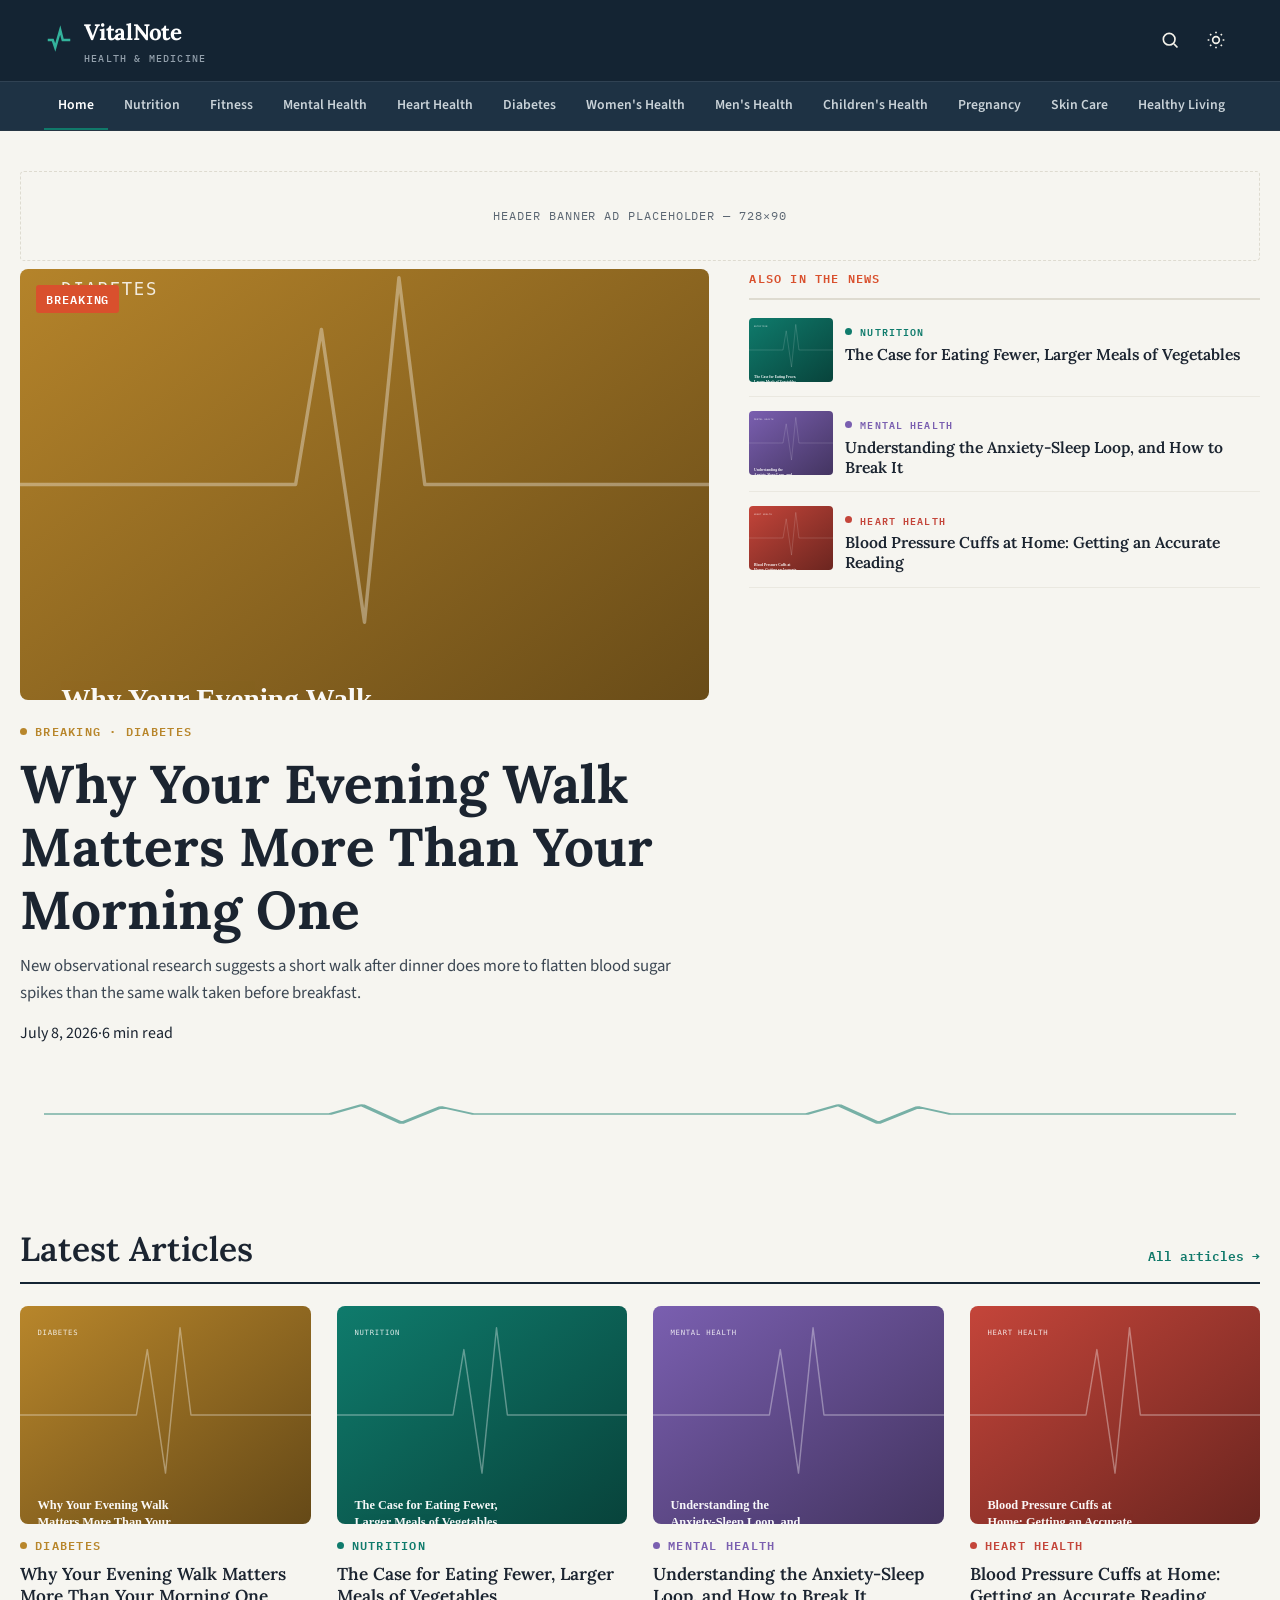
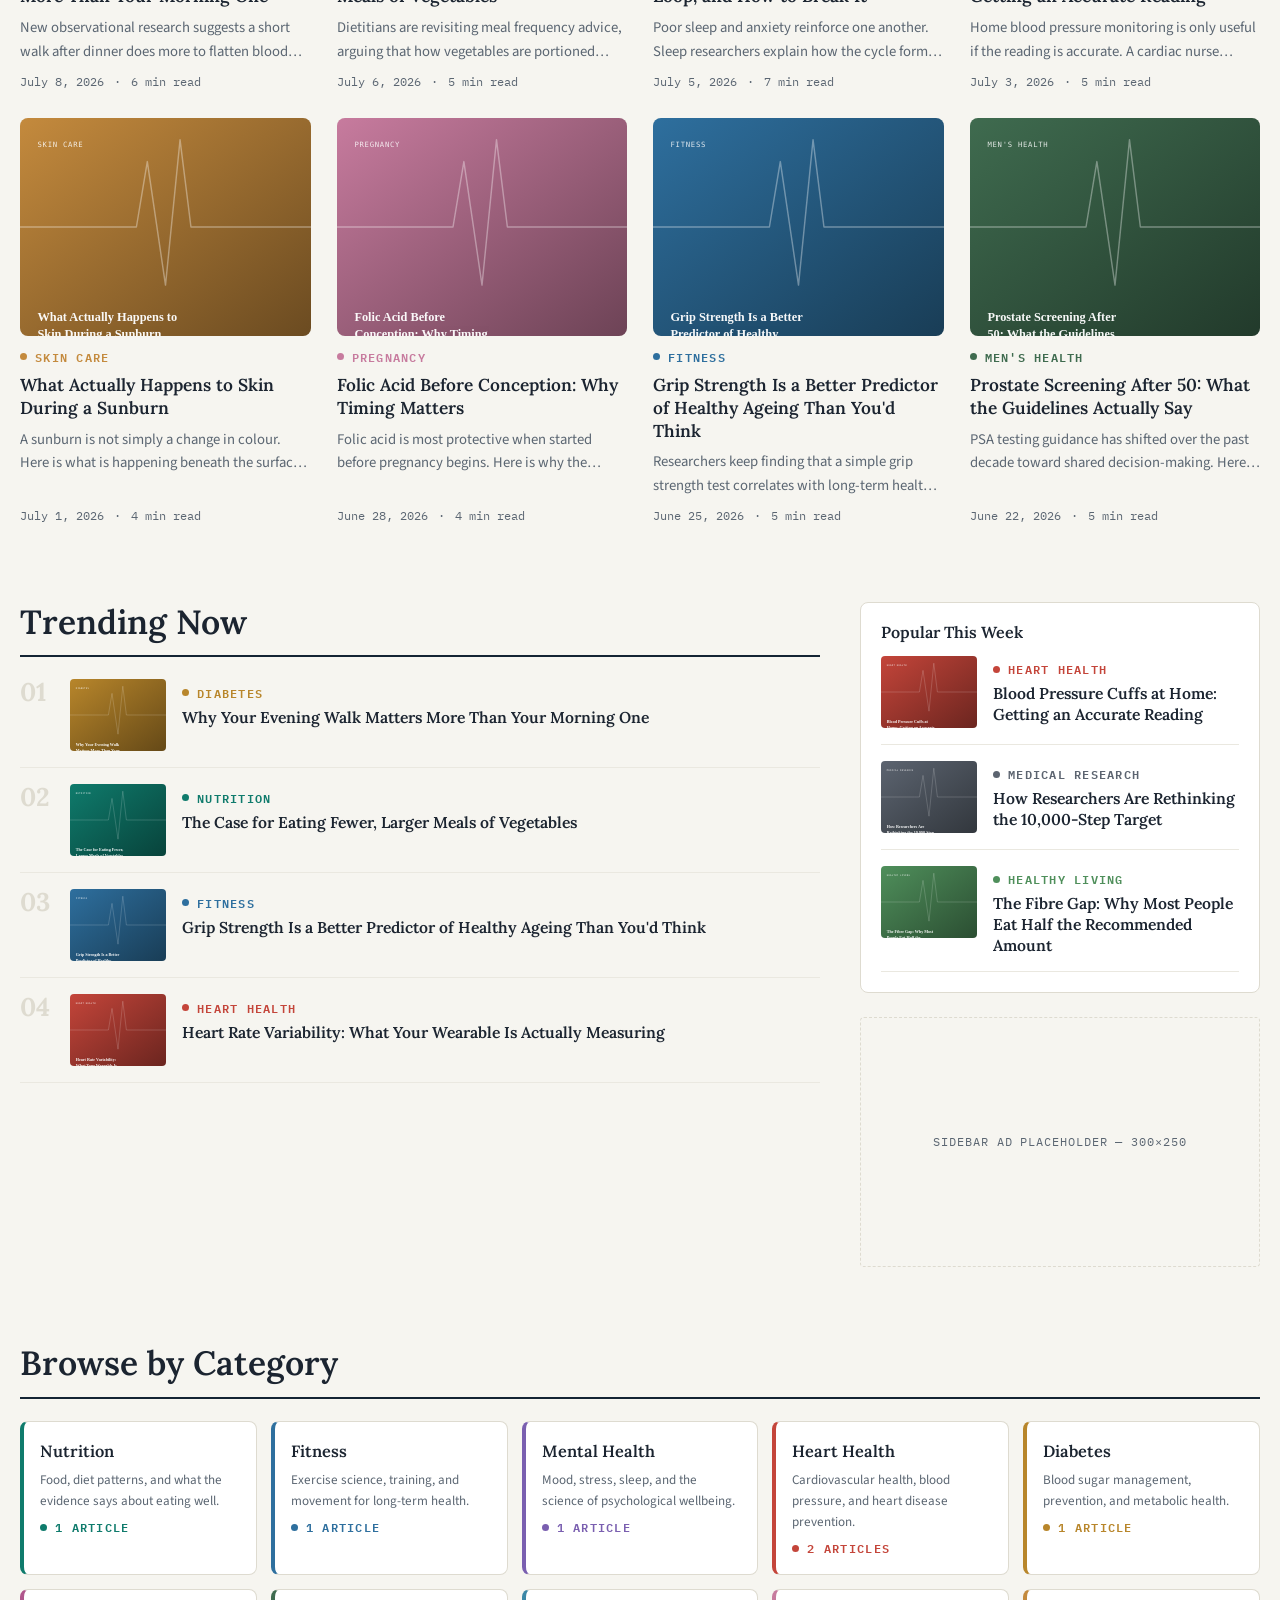
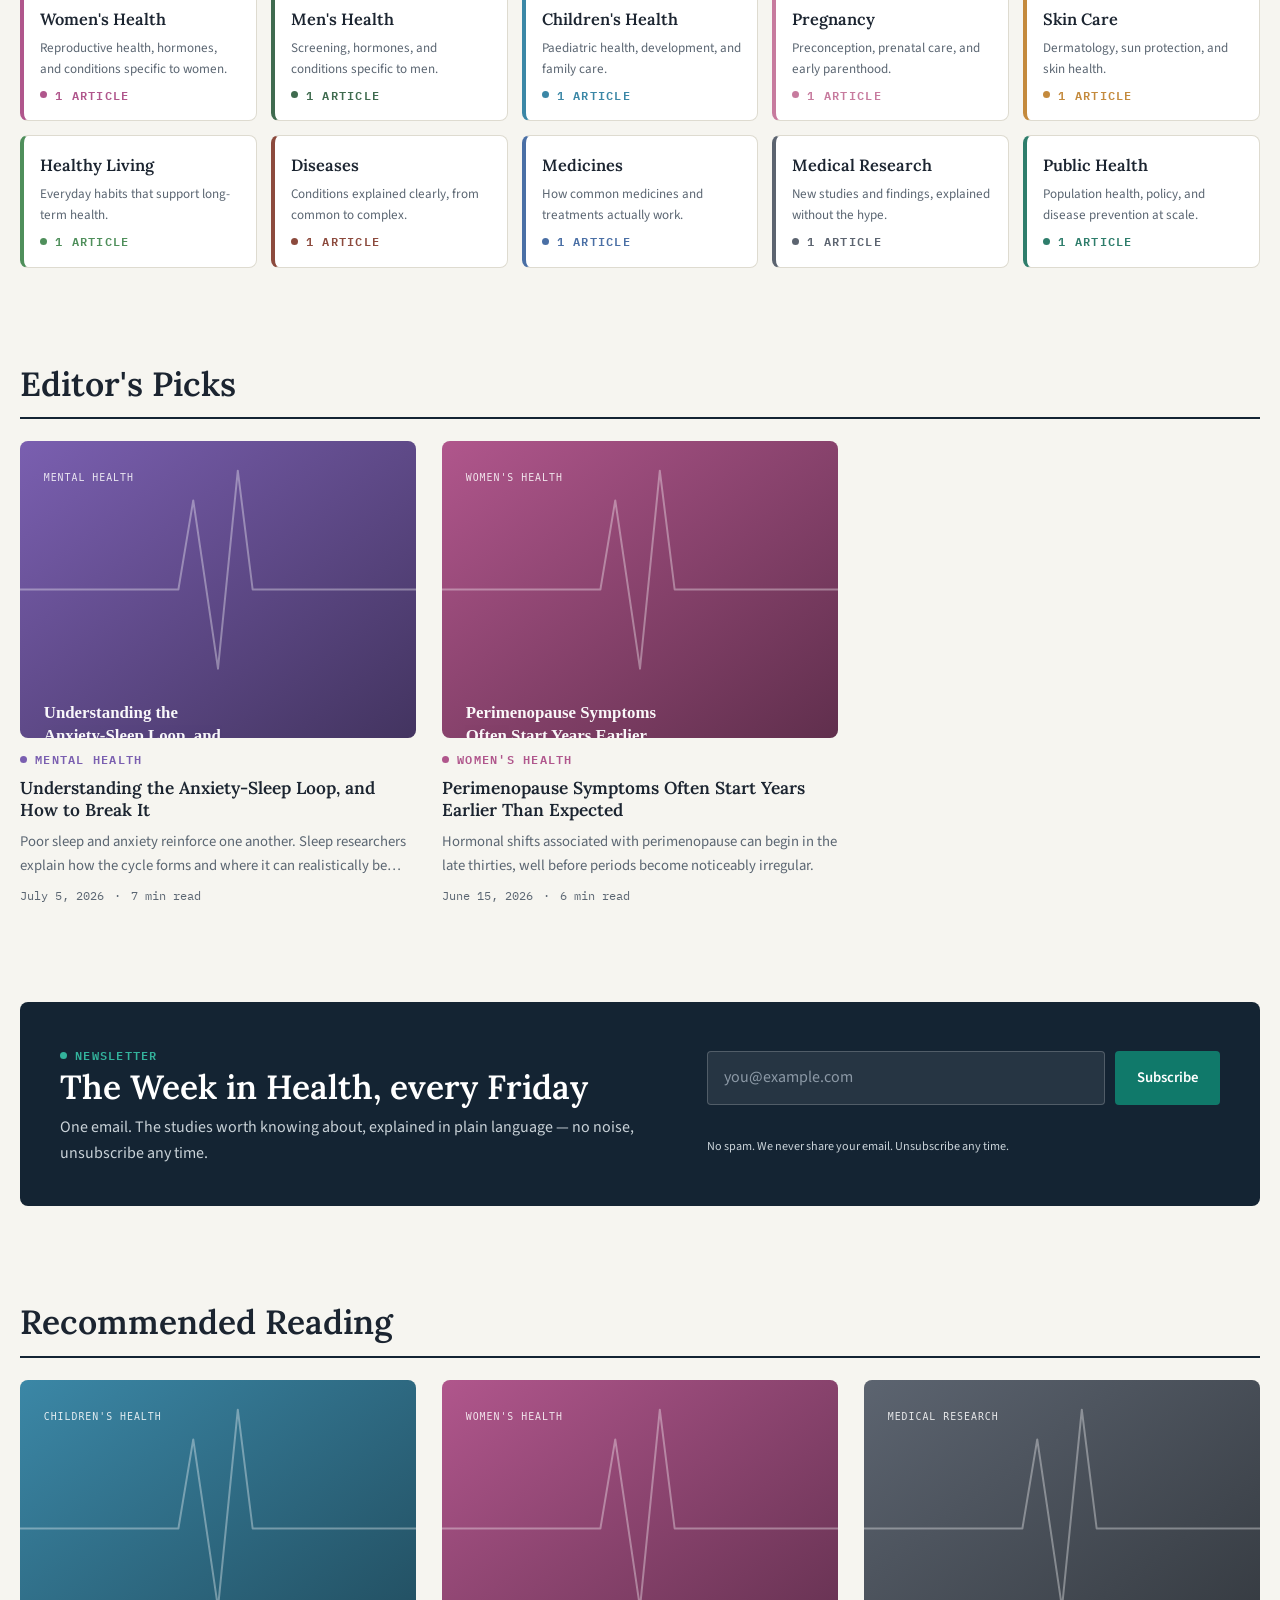
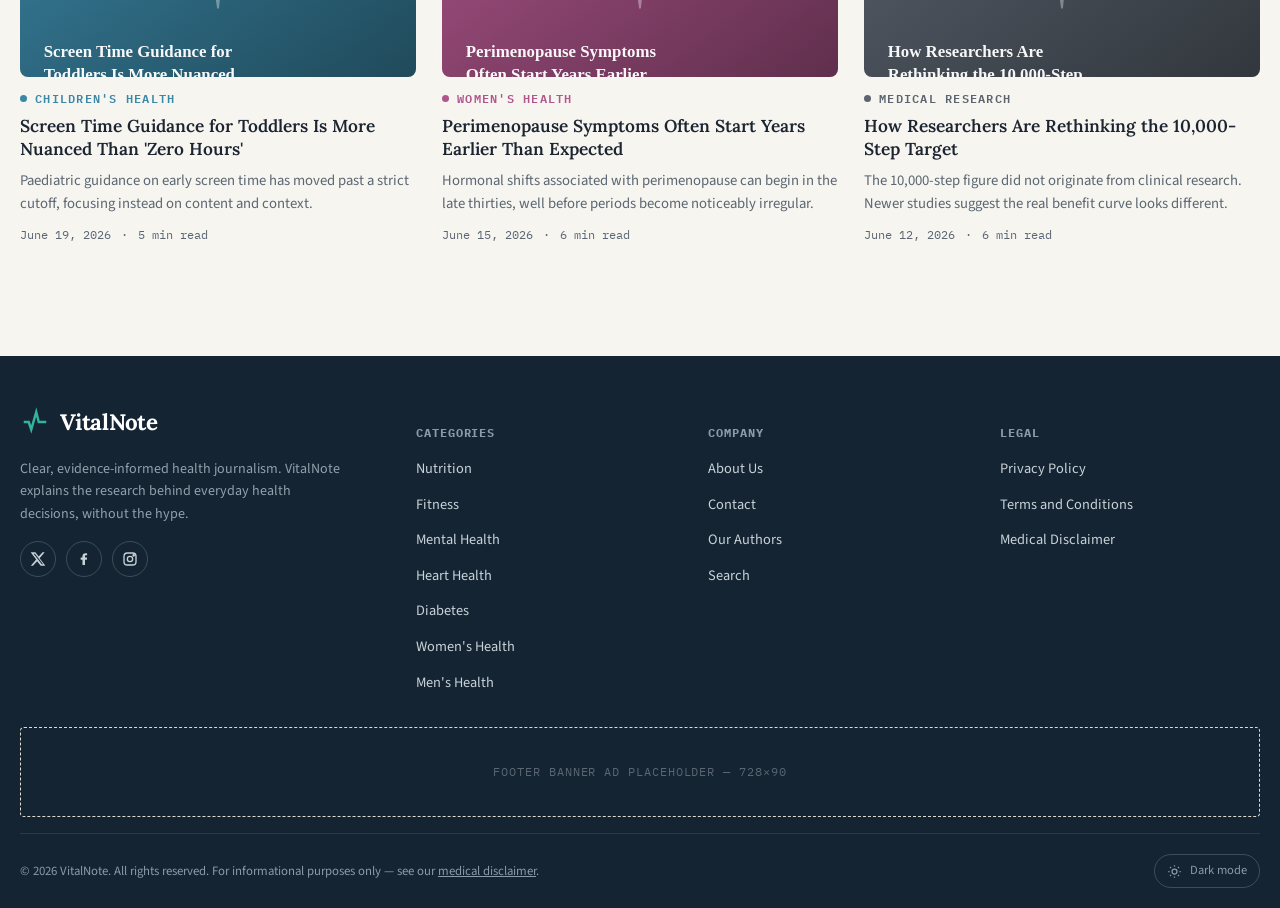
<file: index.html>
<!DOCTYPE html>
<html lang="en">
<head>
<meta charset="UTF-8">
<meta name="viewport" content="width=device-width, initial-scale=1.0">
<title>VitalNote — Health News &amp; Medicine, Explained Clearly</title>
<meta name="description" content="VitalNote covers nutrition, fitness, mental health and medical research with clear, evidence-informed reporting. New health articles daily.">
<meta name="keywords" content="health news, nutrition, fitness, mental health, heart health, diabetes, medical research">
<link rel="canonical" href="https://www.vitalnote.example/index.html">
<link rel="icon" type="image/svg+xml" href="assets/favicon.svg">

<!-- Open Graph -->
<meta property="og:type" content="website">
<meta property="og:title" content="VitalNote — Health News & Medicine, Explained Clearly">
<meta property="og:description" content="Nutrition, fitness, mental health and medical research, reported clearly and sourced honestly.">
<meta property="og:image" content="assets/og-image.svg">
<meta property="og:url" content="https://www.vitalnote.example/index.html">
<meta property="og:site_name" content="VitalNote">

<!-- Twitter Card -->
<meta name="twitter:card" content="summary_large_image">
<meta name="twitter:title" content="VitalNote — Health News & Medicine, Explained Clearly">
<meta name="twitter:description" content="Nutrition, fitness, mental health and medical research, reported clearly and sourced honestly.">
<meta name="twitter:image" content="assets/og-image.svg">

<link rel="stylesheet" href="css/style.css">

<script type="application/ld+json">
{
  "@context": "https://schema.org",
  "@type": "Organization",
  "name": "VitalNote",
  "url": "https://www.vitalnote.example/",
  "logo": "https://www.vitalnote.example/assets/favicon.svg",
  "description": "Health news and education covering nutrition, fitness, mental health and medical research."
}
</script>
<script type="application/ld+json">
{
  "@context": "https://schema.org",
  "@type": "WebSite",
  "name": "VitalNote",
  "url": "https://www.vitalnote.example/",
  "potentialAction": {
    "@type": "SearchAction",
    "target": "https://www.vitalnote.example/search.html?q={search_term_string}",
    "query-input": "required name=search_term_string"
  }
}
</script>
</head>
<body>
<a class="skip-link" href="#main-content">Skip to content</a>
<div id="site-header-mount"></div>

<main id="main-content">

  <section class="hero container">
    <div class="ad-slot header-banner">Header banner ad placeholder — 728×90</div>
    <div class="hero-grid" id="hero-grid">
      <!-- filled by JS: featured story -->
    </div>
  </section>

  <div class="container">
    <svg class="vitals-line vitals-divider" viewBox="0 0 300 22" preserveAspectRatio="none" aria-hidden="true">
      <path d="M0,11 L60,11 L72,11 L80,2 L90,20 L100,4 L108,11 L120,11 L180,11 L192,11 L200,2 L210,20 L220,4 L228,11 L300,11" />
    </svg>
  </div>

  <section class="page-section container">
    <div class="section-heading">
      <h2>Latest Articles</h2>
      <a class="see-all" href="search.html">All articles →</a>
    </div>
    <div class="card-grid" id="latest-grid"></div>
  </section>

  <section class="page-section tight container">
    <div class="split-layout">
      <div>
        <div class="section-heading">
          <h2>Trending Now</h2>
        </div>
        <div id="trending-list"></div>
      </div>
      <div>
        <div class="sidebar-block">
          <h3>Popular This Week</h3>
          <div id="popular-list"></div>
        </div>
        <div class="ad-slot sidebar-ad">Sidebar ad placeholder — 300×250</div>
      </div>
    </div>
  </section>

  <section class="page-section container">
    <div class="section-heading">
      <h2>Browse by Category</h2>
    </div>
    <div class="category-grid" id="category-grid"></div>
  </section>

  <section class="page-section container">
    <div class="section-heading">
      <h2>Editor's Picks</h2>
    </div>
    <div class="card-grid cols-3" id="editors-picks-grid"></div>
  </section>

  <section class="page-section container">
    <div class="newsletter">
      <div>
        <div class="eyebrow" style="color:#33B39C">Newsletter</div>
        <h2>The Week in Health, every Friday</h2>
        <p>One email. The studies worth knowing about, explained in plain language — no noise, unsubscribe any time.</p>
      </div>
      <div>
        <form class="newsletter-form" aria-label="Newsletter signup">
          <label for="newsletter-email" class="visually-hidden">Email address</label>
          <input type="email" id="newsletter-email" placeholder="you@example.com" required>
          <button type="submit">Subscribe</button>
        </form>
        <p class="form-status" id="newsletter-status"></p>
        <p class="newsletter-note">No spam. We never share your email. Unsubscribe any time.</p>
      </div>
    </div>
  </section>

  <section class="page-section container">
    <div class="section-heading">
      <h2>Recommended Reading</h2>
    </div>
    <div class="card-grid cols-3" id="recommended-grid"></div>
  </section>

</main>

<div id="site-footer-mount"></div>

<script src="js/data.js"></script>
<script src="js/render.js"></script>
<script src="js/partials.js"></script>
<script src="js/main.js"></script>
<script>
  renderHeader("home");
  renderFooter();

  window.pageInit = function (SiteData) {
    const all = SiteData.data.articles;
    const featured = SiteData.getArticlesByTag("breaking")[0] || all[0];
    const sideStories = all.filter(a => a.id !== featured.id).slice(0, 3);

    document.getElementById("hero-grid").innerHTML = `
      <div class="hero-main">
        <span class="hero-badge">Breaking</span>
        <a class="hero-img-link" href="article.html?slug=${featured.slug}">
          <img src="${featured.image}" alt="${Render.escapeAttr(featured.title)}" width="800" height="500"
               onerror="this.onerror=null;this.src='images/placeholder.svg';">
        </a>
        <div class="hero-text">
          ${Render.eyebrow(featured)}
          <h1><a href="article.html?slug=${featured.slug}">${featured.title}</a></h1>
          <p class="hero-dek">${featured.description}</p>
          <div class="card-meta hero-meta">
            <span>${SiteData.formatDate(featured.date)}</span><span>·</span><span>${featured.readingTime} min read</span>
          </div>
        </div>
      </div>
      <div class="hero-side">
        <div class="hero-side-title">Also in the news</div>
        <div class="side-story-list" id="hero-side-list"></div>
      </div>
    `;
    Render.mountSideStories("hero-side-list", sideStories);

    Render.mountCards("latest-grid", all.slice(0, 8));

    const trending = SiteData.getArticlesByTag("trending");
    Render.mountList("trending-list", (trending.length ? trending : all).slice(0, 5), true);

    const popular = SiteData.getArticlesByTag("popular");
    Render.mountList("popular-list", (popular.length ? popular : all.slice().reverse()).slice(0, 5), false);

    Render.mountCategoryGrid("category-grid");

    const picks = SiteData.getArticlesByTag("editors-pick");
    Render.mountCards("editors-picks-grid", (picks.length ? picks : all).slice(0, 3));

    Render.mountCards("recommended-grid", all.slice(8, 11));
  };
</script>
</body>
</html>
</file>
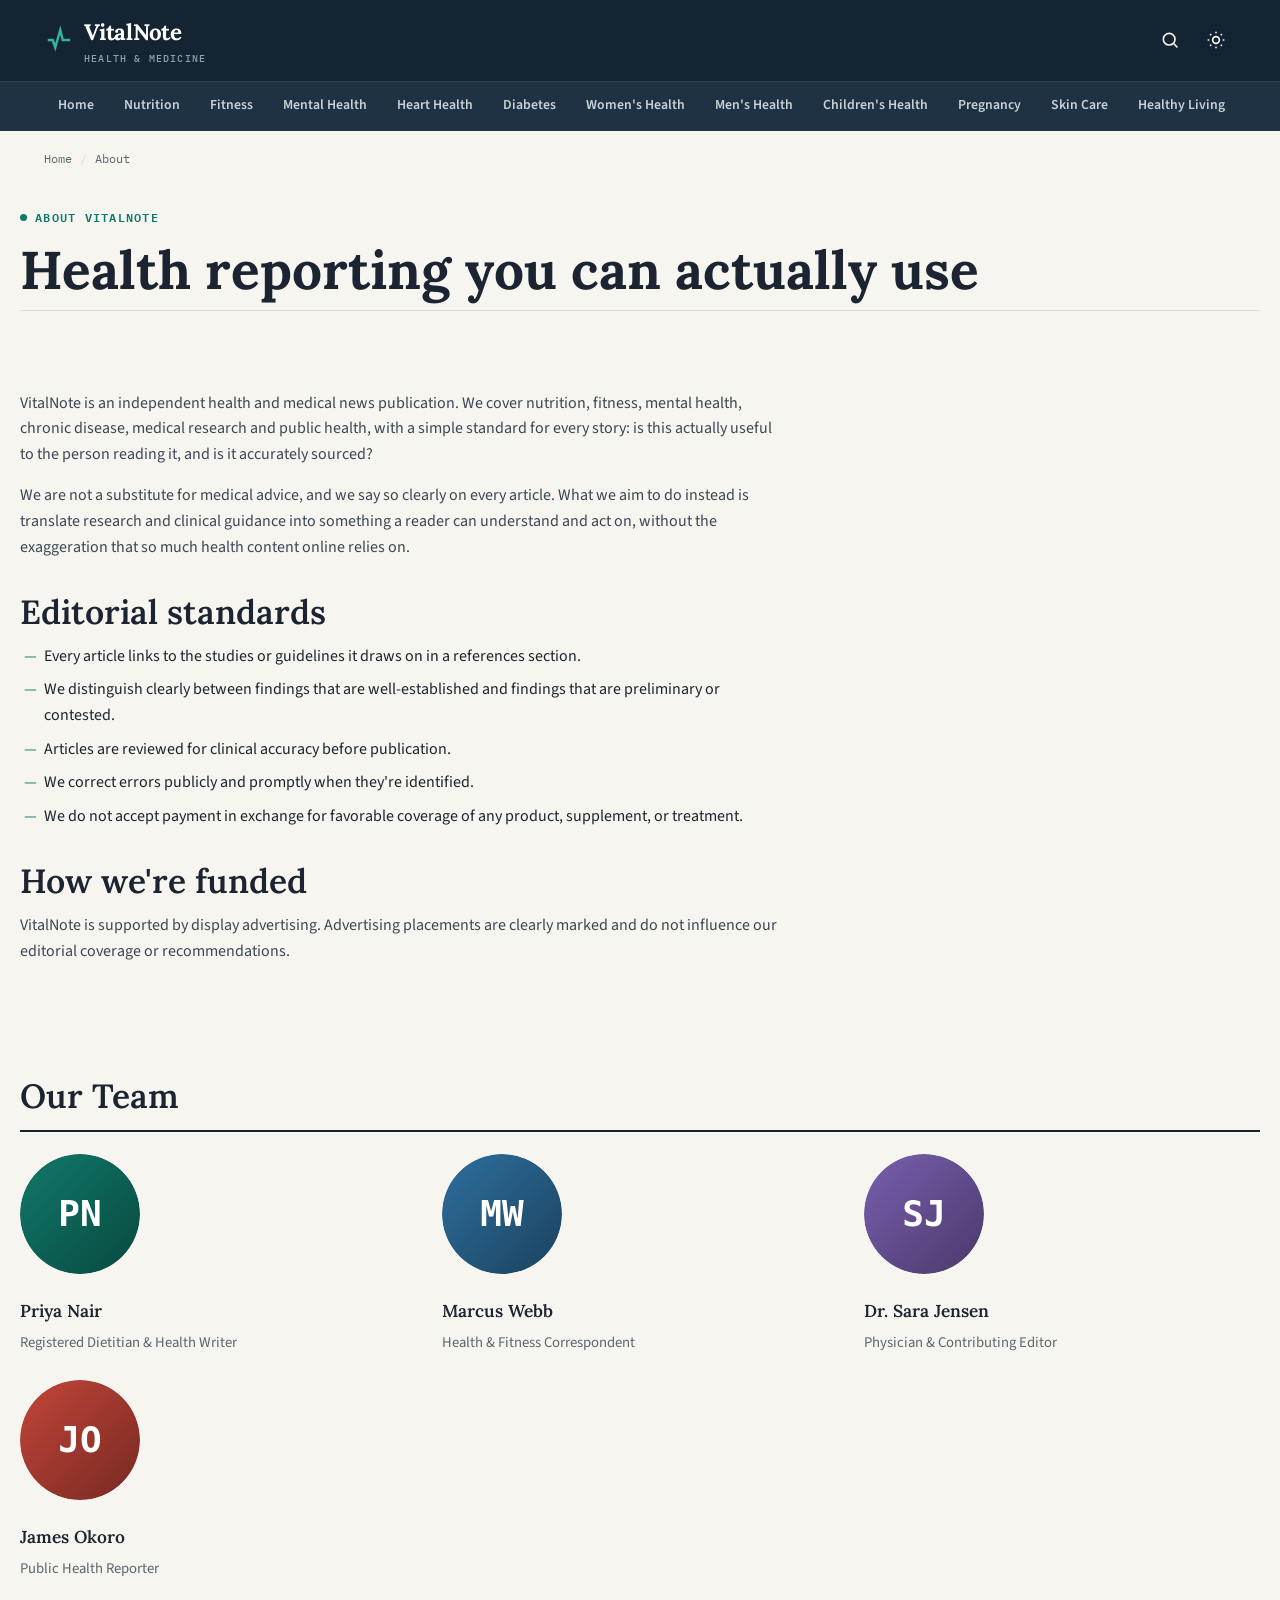
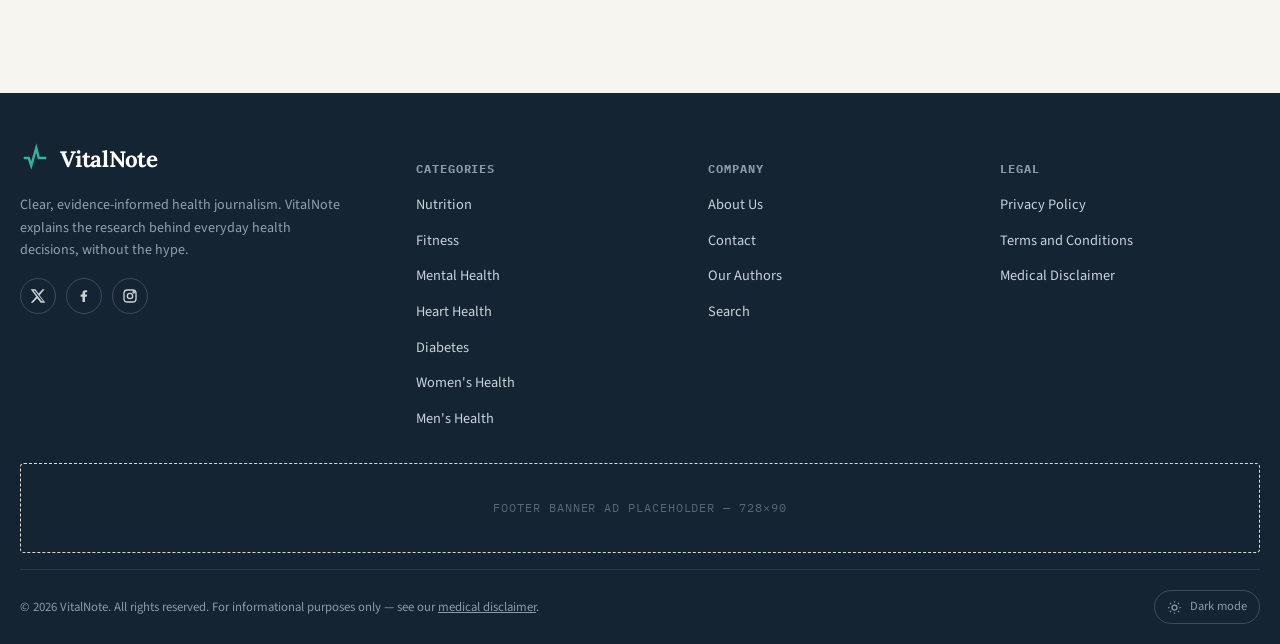
<file: about.html>
<!DOCTYPE html>
<html lang="en">
<head>
<meta charset="UTF-8">
<meta name="viewport" content="width=device-width, initial-scale=1.0">
<title>About Us — VitalNote</title>
<meta name="description" content="VitalNote is an independent health publication covering nutrition, fitness, mental health and medical research with clear, evidence-informed reporting.">
<link rel="canonical" href="https://www.vitalnote.example/about.html">
<link rel="icon" type="image/svg+xml" href="assets/favicon.svg">
<link rel="stylesheet" href="css/style.css">
</head>
<body>
<a class="skip-link" href="#main-content">Skip to content</a>
<div id="site-header-mount"></div>

<main id="main-content">
  <div class="container">
    <nav class="breadcrumbs" aria-label="Breadcrumb"><a href="index.html">Home</a><span class="sep">/</span><span>About</span></nav>
  </div>

  <div class="page-title-block container">
    <div class="eyebrow">About VitalNote</div>
    <h1>Health reporting you can actually use</h1>
  </div>

  <section class="page-section container">
    <div class="prose">
      <p>VitalNote is an independent health and medical news publication. We cover nutrition, fitness, mental health, chronic disease, medical research and public health, with a simple standard for every story: is this actually useful to the person reading it, and is it accurately sourced?</p>
      <p>We are not a substitute for medical advice, and we say so clearly on every article. What we aim to do instead is translate research and clinical guidance into something a reader can understand and act on, without the exaggeration that so much health content online relies on.</p>

      <h2>Editorial standards</h2>
      <ul>
        <li>Every article links to the studies or guidelines it draws on in a references section.</li>
        <li>We distinguish clearly between findings that are well-established and findings that are preliminary or contested.</li>
        <li>Articles are reviewed for clinical accuracy before publication.</li>
        <li>We correct errors publicly and promptly when they're identified.</li>
        <li>We do not accept payment in exchange for favorable coverage of any product, supplement, or treatment.</li>
      </ul>

      <h2>How we're funded</h2>
      <p>VitalNote is supported by display advertising. Advertising placements are clearly marked and do not influence our editorial coverage or recommendations.</p>
    </div>
  </section>

  <section class="page-section container" id="authors">
    <div class="section-heading"><h2>Our Team</h2></div>
    <div class="card-grid cols-3" id="author-grid"></div>
  </section>
</main>

<div id="site-footer-mount"></div>

<script src="js/data.js"></script>
<script src="js/render.js"></script>
<script src="js/partials.js"></script>
<script src="js/main.js"></script>
<script>
  renderHeader(null);
  renderFooter();

  window.pageInit = function (SiteData) {
    const grid = document.getElementById("author-grid");
    grid.innerHTML = SiteData.data.authors.map(a => `
      <article class="article-card reveal">
        <a class="thumb" href="author.html?author=${a.slug}" style="aspect-ratio:1;max-width:120px;border-radius:50%;">
          <img src="${a.avatar}" alt="${Render.escapeAttr(a.name)}" loading="lazy">
        </a>
        <h3 style="margin-top:14px;"><a href="author.html?author=${a.slug}">${a.name}</a></h3>
        <p class="card-desc">${a.title}</p>
      </article>
    `).join("");
    Motion.observe(grid.querySelectorAll(".reveal"));
  };
</script>
</body>
</html>
</file>
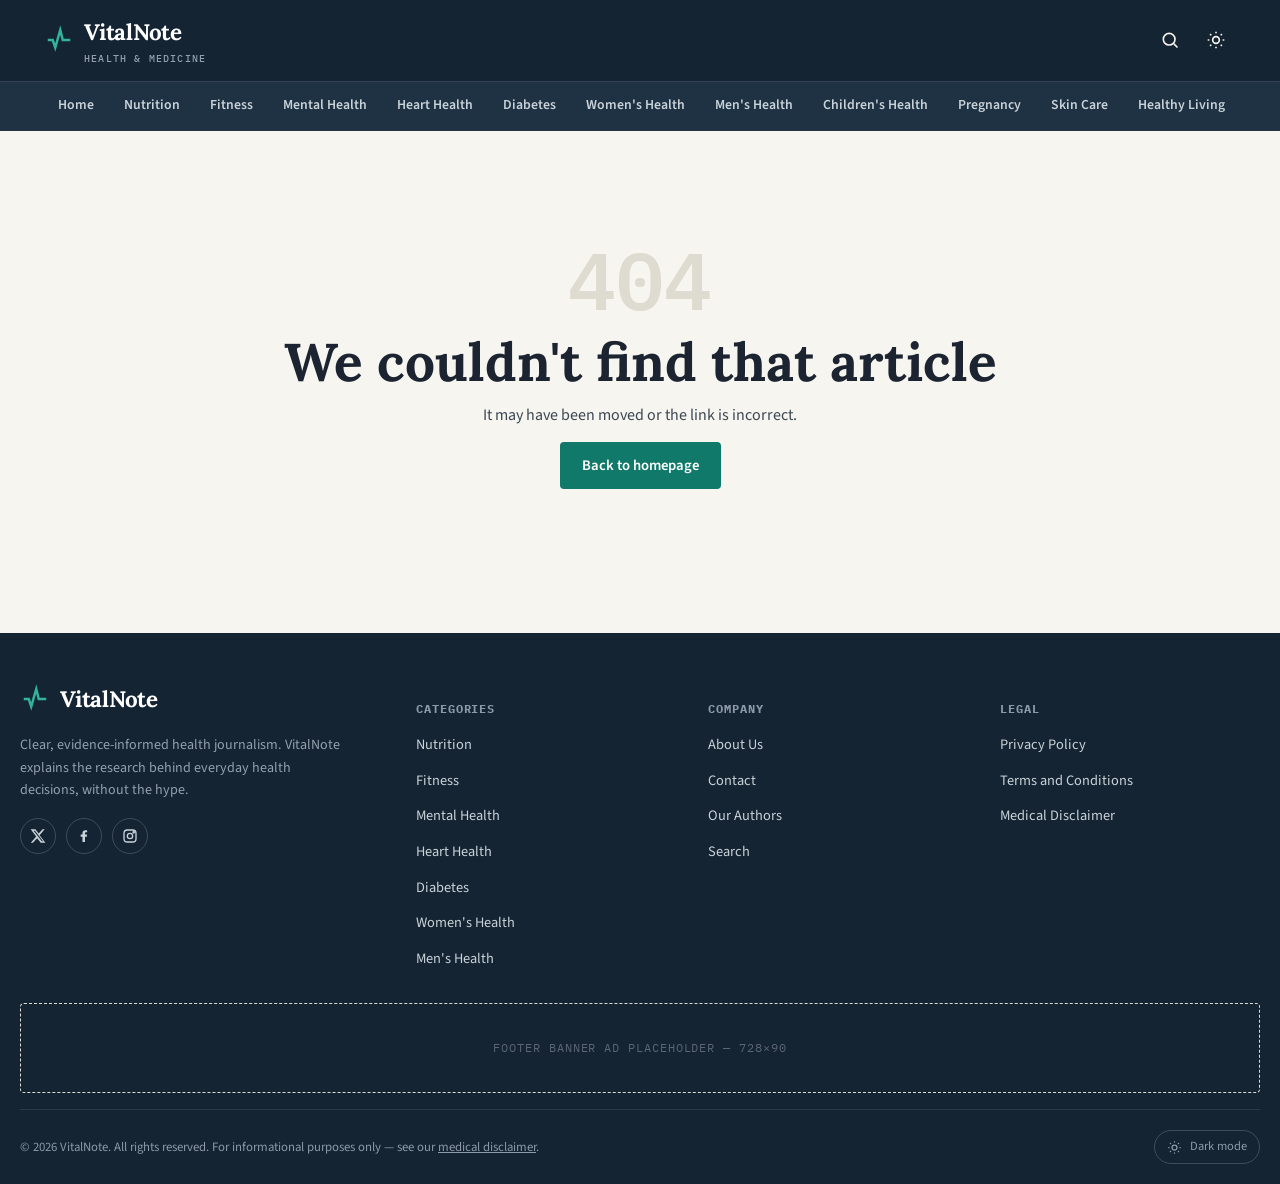
<file: article.html>
<!DOCTYPE html>
<html lang="en">
<head>
<meta charset="UTF-8">
<meta name="viewport" content="width=device-width, initial-scale=1.0">
<title id="page-title">Article — VitalNote</title>
<meta name="description" id="meta-description" content="Health article on VitalNote.">
<meta name="keywords" id="meta-keywords" content="">
<link rel="canonical" id="canonical-link" href="https://www.vitalnote.example/article.html">
<link rel="icon" type="image/svg+xml" href="assets/favicon.svg">

<meta property="og:type" content="article">
<meta property="og:title" id="og-title" content="VitalNote">
<meta property="og:description" id="og-description" content="">
<meta property="og:image" id="og-image" content="assets/og-image.svg">
<meta property="og:url" id="og-url" content="https://www.vitalnote.example/article.html">

<meta name="twitter:card" content="summary_large_image">
<meta name="twitter:title" id="tw-title" content="VitalNote">
<meta name="twitter:description" id="tw-description" content="">
<meta name="twitter:image" id="tw-image" content="assets/og-image.svg">

<link rel="stylesheet" href="css/style.css">
</head>
<body>
<a class="skip-link" href="#main-content">Skip to content</a>
<div id="site-header-mount"></div>

<main id="main-content">
  <div class="container">
    <nav class="breadcrumbs" aria-label="Breadcrumb" id="breadcrumbs"></nav>
  </div>

  <article class="container" id="article-root">
    <p class="container" style="padding-top:60px;color:var(--muted);">Loading article…</p>
  </article>
</main>

<div id="site-footer-mount"></div>

<script src="js/data.js"></script>
<script src="js/render.js"></script>
<script src="js/partials.js"></script>
<script src="js/main.js"></script>
<script>
  renderHeader(null);
  renderFooter();

  function slugifyHeading(text) {
    return text.toLowerCase().replace(/[^a-z0-9]+/g, "-").replace(/(^-|-$)/g, "");
  }

  function renderBody(content) {
    return content.map(block => {
      switch (block.type) {
        case "heading":
          return `<h2 id="${slugifyHeading(block.text)}">${block.text}</h2>`;
        case "paragraph":
          return `<p>${block.text}</p>`;
        case "quote":
          return `<blockquote class="pull-quote">${block.text}</blockquote>`;
        case "list":
          return `<ul>${block.items.map(i => `<li>${i}</li>`).join("")}</ul>`;
        case "image":
          return `<figure class="article-featured-img"><img src="${block.src}" alt="${Render.escapeAttr(block.alt || "")}" loading="lazy" onerror="this.onerror=null;this.src='images/placeholder.svg';">${block.caption ? `<figcaption class="img-caption">${block.caption}</figcaption>` : ""}</figure>`;
        default:
          return "";
      }
    }).join("");
  }

  function renderTOC(content) {
    const headings = content.filter(b => b.type === "heading");
    if (!headings.length) return "";
    return `
      <nav class="toc" aria-label="Table of contents">
        <div class="toc-title">In this article</div>
        <ol>
          ${headings.map(h => `<li><a href="#${slugifyHeading(h.text)}">${h.text}</a></li>`).join("")}
        </ol>
      </nav>`;
  }

  window.pageInit = function (SiteData) {
    const params = new URLSearchParams(window.location.search);
    const slug = params.get("slug");
    const article = slug ? SiteData.getArticleBySlug(slug) : null;
    const root = document.getElementById("article-root");

    if (!article) {
      root.innerHTML = `
        <div class="not-found">
          <div class="code">404</div>
          <h1>We couldn't find that article</h1>
          <p>It may have been moved or the link is incorrect.</p>
          <a class="btn" href="index.html">Back to homepage</a>
        </div>`;
      return;
    }

    const author = SiteData.getAuthor(article.author);
    const cat = SiteData.getCategory(article.category);
    const related = SiteData.getRelated(article, 4);
    const { prev, next } = SiteData.getAdjacent(article);

    // SEO / meta
    document.title = article.title + " — VitalNote";
    document.getElementById("meta-description").setAttribute("content", article.description);
    document.getElementById("meta-keywords").setAttribute("content", (article.keywords || []).join(", "));
    document.getElementById("canonical-link").setAttribute("href", "https://www.vitalnote.example/article.html?slug=" + article.slug);
    document.getElementById("og-title").setAttribute("content", article.title);
    document.getElementById("og-description").setAttribute("content", article.description);
    document.getElementById("og-url").setAttribute("content", "https://www.vitalnote.example/article.html?slug=" + article.slug);
    document.getElementById("tw-title").setAttribute("content", article.title);
    document.getElementById("tw-description").setAttribute("content", article.description);

    // Structured data (Article schema)
    const ld = document.createElement("script");
    ld.type = "application/ld+json";
    ld.textContent = JSON.stringify({
      "@context": "https://schema.org",
      "@type": "MedicalWebPage",
      "headline": article.title,
      "description": article.description,
      "datePublished": article.date,
      "author": { "@type": "Person", "name": author ? author.name : article.author },
      "publisher": { "@type": "Organization", "name": "VitalNote" },
      "image": "https://www.vitalnote.example/" + article.image
    });
    document.head.appendChild(ld);

    document.getElementById("breadcrumbs").innerHTML = `
      <a href="index.html">Home</a><span class="sep">/</span>
      <a href="category.html?cat=${article.category}">${SiteData.categoryName(article.category)}</a><span class="sep">/</span>
      <span>${article.title}</span>`;

    const shareUrl = encodeURIComponent("https://www.vitalnote.example/article.html?slug=" + article.slug);
    const shareText = encodeURIComponent(article.title);

    root.innerHTML = `
      <header class="article-header">
        ${Render.eyebrow(article)}
        <h1>${article.title}</h1>
        <p class="article-dek">${article.description}</p>
        <div class="article-byline">
          <img src="${author ? author.avatar : 'images/placeholder.svg'}" alt="${author ? Render.escapeAttr(author.name) : ''}">
          <div>
            <div class="by-name"><a href="author.html?author=${article.author}">${author ? author.name : article.author}</a></div>
            <div class="by-meta">${SiteData.formatDate(article.date)} · ${article.readingTime} min read</div>
          </div>
          <div class="share-row" aria-label="Share this article">
            <a class="icon-btn" target="_blank" rel="noopener" aria-label="Share on X" href="https://twitter.com/intent/tweet?text=${shareText}&url=${shareUrl}">
              <svg viewBox="0 0 24 24" fill="currentColor"><path d="M18.9 2H22l-7.6 8.7L23 22h-6.9l-5.4-6.6L4.4 22H1.2l8.1-9.3L1 2h7.1l4.9 6.1L18.9 2Z"/></svg>
            </a>
            <a class="icon-btn" target="_blank" rel="noopener" aria-label="Share on Facebook" href="https://www.facebook.com/sharer/sharer.php?u=${shareUrl}">
              <svg viewBox="0 0 24 24" fill="currentColor"><path d="M13.5 21v-8h2.7l.4-3.1h-3.1V8c0-.9.3-1.5 1.6-1.5h1.6V3.7C15.9 3.6 15 3.5 14 3.5c-2.6 0-4.3 1.6-4.3 4.4v2h-2.7v3.1h2.7v8h3.8Z"/></svg>
            </a>
            <a class="icon-btn" target="_blank" rel="noopener" aria-label="Share on LinkedIn" href="https://www.linkedin.com/sharing/share-offsite/?url=${shareUrl}">
              <svg viewBox="0 0 24 24" fill="currentColor"><path d="M6.94 8.5H3.56V21h3.38V8.5ZM5.25 3a2 2 0 1 0 0 4 2 2 0 0 0 0-4ZM21 21v-6.9c0-3.3-1.76-4.83-4.1-4.83-1.9 0-2.75 1.05-3.22 1.78V8.5h-3.38V21h3.38v-6.4c0-1.7 1.02-2.5 2.02-2.5 1.1 0 1.94.72 1.94 2.47V21H21Z"/></svg>
            </a>
          </div>
        </div>
      </header>

      <figure class="article-featured-img">
        <img src="${article.image}" alt="${Render.escapeAttr(article.title)}" width="800" height="500"
             onerror="this.onerror=null;this.src='images/placeholder.svg';">
      </figure>
      ${article.imageCaption ? `<figcaption class="img-caption">${article.imageCaption}</figcaption>` : ""}

      <div class="article-body-wrap">
        ${renderTOC(article.content)}
        <div class="article-body">
          ${renderBody(article.content)}

          <div class="ad-slot in-article">In-article ad placeholder — 336×280</div>

          <div class="article-refs">
            <h3>References &amp; Sources</h3>
            <ol>${(article.references || []).map(r => `<li>${r}</li>`).join("")}</ol>
          </div>

          <div class="tag-row">
            <a class="tag-pill" href="category.html?cat=${article.category}">${SiteData.categoryName(article.category)}</a>
            ${(article.tags || []).map(t => `<span class="tag-pill">${t.replace("-", " ")}</span>`).join("")}
          </div>

          ${prev || next ? `
          <div class="prev-next">
            ${prev ? `<a class="pn-card" href="article.html?slug=${prev.slug}"><div class="pn-label">← Previous</div><h4>${prev.title}</h4></a>` : "<span></span>"}
            ${next ? `<a class="pn-card next-card" href="article.html?slug=${next.slug}"><div class="pn-label">Next →</div><h4>${next.title}</h4></a>` : "<span></span>"}
          </div>` : ""}

          <section class="comments-section" aria-label="Comments">
            <h3>Discussion</h3>
            <p style="font-size:0.85rem;color:var(--muted);margin:6px 0 20px;">Comments are for discussion purposes and are not reviewed by our medical team. This is a front-end preview only.</p>
            <form class="comment-form">
              <label class="visually-hidden" for="comment-name">Your name</label>
              <input type="text" id="comment-name" placeholder="Your name (optional)">
              <label class="visually-hidden" for="comment-text">Your comment</label>
              <textarea id="comment-text" placeholder="Share a thought or question…" required></textarea>
              <div><button type="submit" class="btn">Post comment</button></div>
            </form>
            <div id="comment-list">
              <div class="comment-item">
                <div class="avatar">RT</div>
                <div>
                  <span class="c-name">Reader</span><span class="c-date">2 days ago</span>
                  <p>Really useful breakdown — appreciated the references at the end.</p>
                </div>
              </div>
            </div>
          </section>
        </div>
      </div>
    `;

    if (related.length) {
      const relatedSection = document.createElement("section");
      relatedSection.className = "page-section container";
      relatedSection.innerHTML = `
        <div class="section-heading"><h2>Related Articles</h2></div>
        <div class="card-grid cols-3" id="related-grid"></div>`;
      document.getElementById("article-root").after(relatedSection);
      Render.mountCards("related-grid", related);
    }
  };
</script>
</body>
</html>
</file>
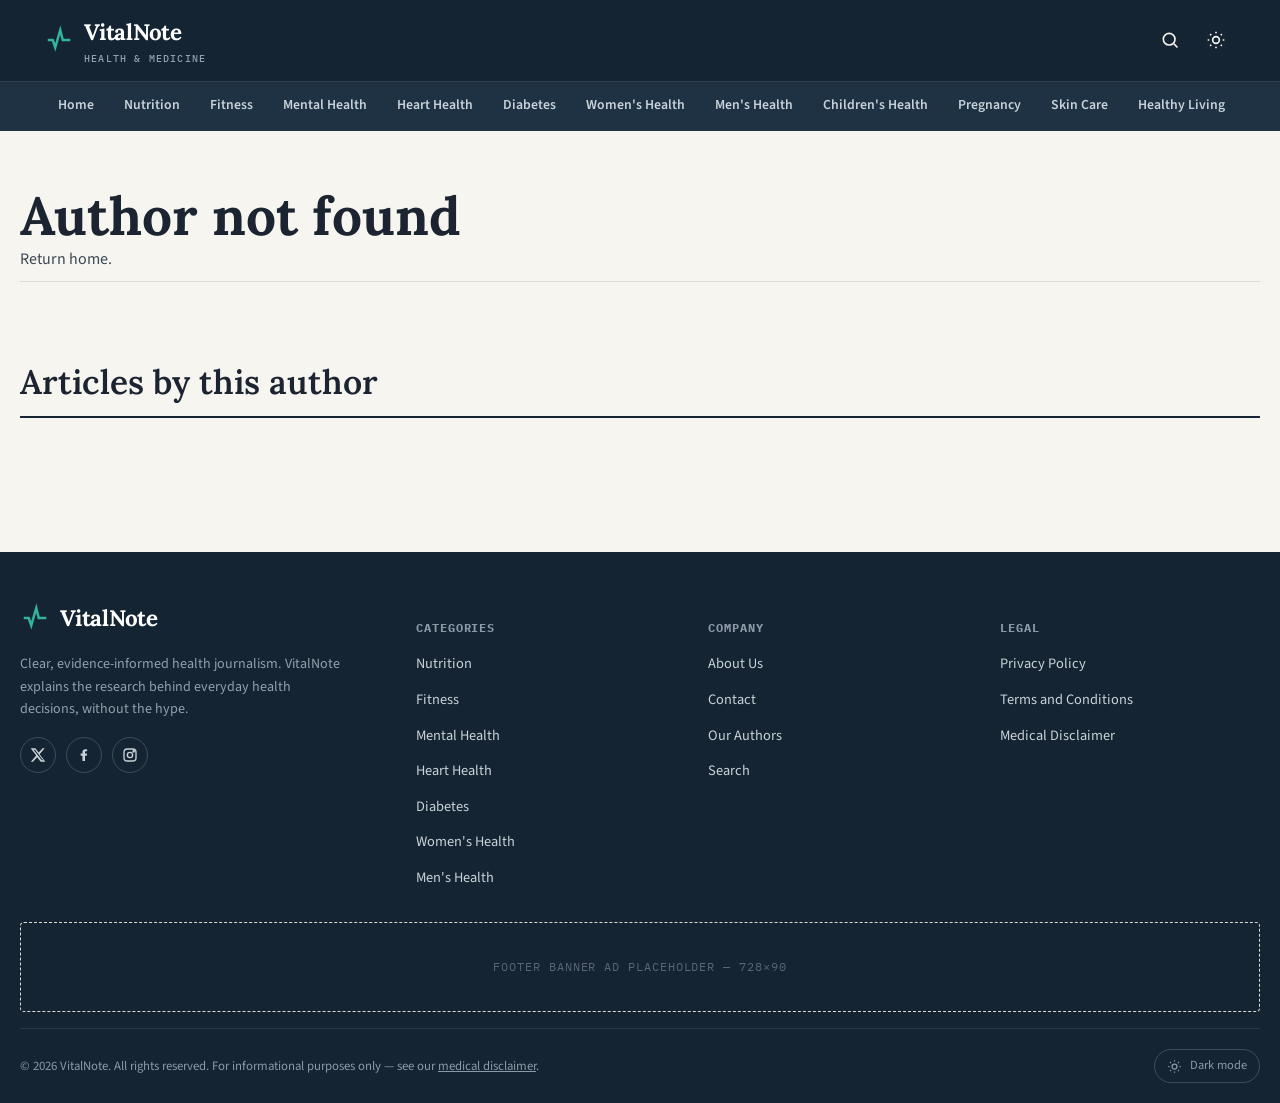
<file: author.html>
<!DOCTYPE html>
<html lang="en">
<head>
<meta charset="UTF-8">
<meta name="viewport" content="width=device-width, initial-scale=1.0">
<title id="page-title">Author — VitalNote</title>
<meta name="description" id="meta-description" content="VitalNote author profile.">
<meta name="robots" content="noindex, follow">
<link rel="canonical" id="canonical-link" href="https://www.vitalnote.example/author.html">
<link rel="icon" type="image/svg+xml" href="assets/favicon.svg">
<link rel="stylesheet" href="css/style.css">
</head>
<body>
<a class="skip-link" href="#main-content">Skip to content</a>
<div id="site-header-mount"></div>

<main id="main-content">
  <div class="container">
    <nav class="breadcrumbs" aria-label="Breadcrumb" id="breadcrumbs"></nav>
  </div>

  <div class="page-title-block container" id="author-block">
    <p style="color:var(--muted);padding:40px 0;">Loading author…</p>
  </div>

  <section class="page-section container">
    <div class="section-heading"><h2>Articles by this author</h2></div>
    <div class="card-grid" id="author-articles"></div>
  </section>
</main>

<div id="site-footer-mount"></div>

<script src="js/data.js"></script>
<script src="js/render.js"></script>
<script src="js/partials.js"></script>
<script src="js/main.js"></script>
<script>
  renderHeader(null);
  renderFooter();

  window.pageInit = function (SiteData) {
    const params = new URLSearchParams(window.location.search);
    const slug = params.get("author");
    const author = slug ? SiteData.getAuthor(slug) : null;
    const block = document.getElementById("author-block");

    if (!author) {
      block.innerHTML = `<h1>Author not found</h1><p><a href="index.html">Return home</a>.</p>`;
      return;
    }

    document.title = author.name + " — VitalNote";
    document.getElementById("meta-description").setAttribute("content", author.bio);
    document.getElementById("canonical-link").setAttribute("href", "https://www.vitalnote.example/author.html?author=" + author.slug);
    document.getElementById("breadcrumbs").innerHTML = `<a href="index.html">Home</a><span class="sep">/</span><span>${author.name}</span>`;

    block.innerHTML = `
      <div class="author-header">
        <img src="${author.avatar}" alt="${Render.escapeAttr(author.name)}">
        <div>
          <div class="eyebrow">Author</div>
          <h1 style="margin-top:6px;">${author.name}</h1>
          <p class="a-title">${author.title}</p>
        </div>
      </div>
      <p class="a-bio">${author.bio}</p>
    `;

    const articles = SiteData.data.articles.filter(a => a.author === author.slug);
    Render.mountCards("author-articles", articles);
  };
</script>
</body>
</html>
</file>
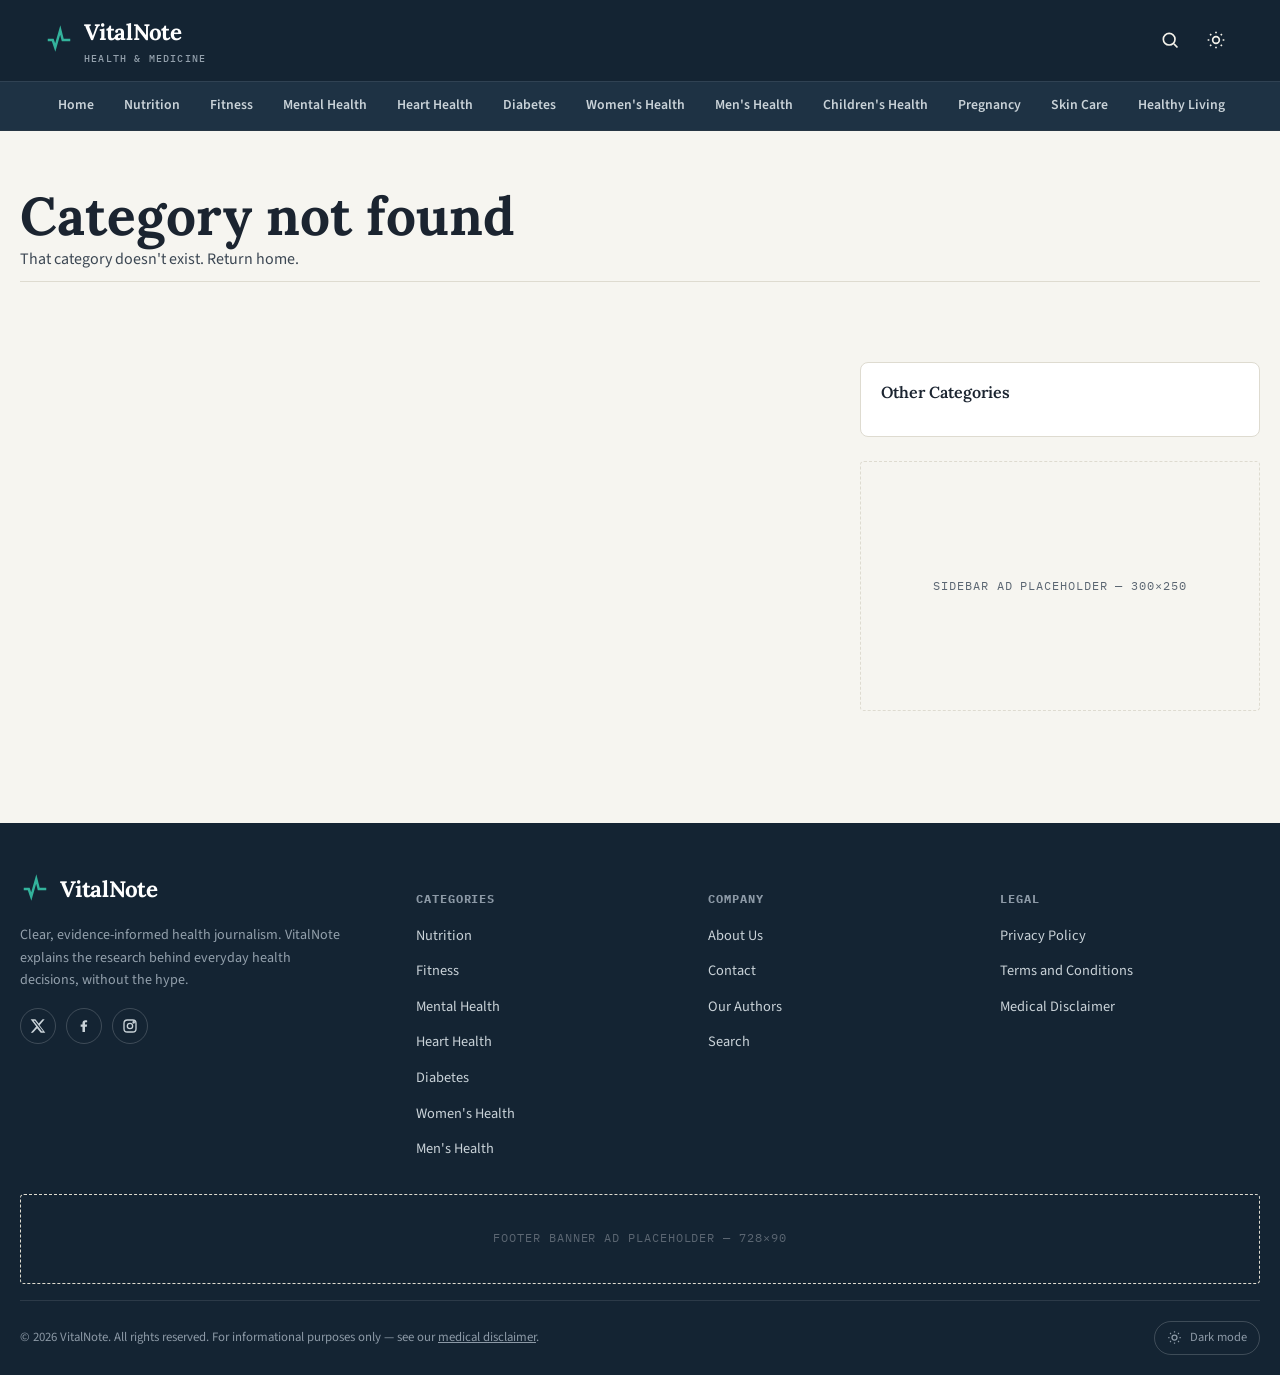
<file: category.html>
<!DOCTYPE html>
<html lang="en">
<head>
<meta charset="UTF-8">
<meta name="viewport" content="width=device-width, initial-scale=1.0">
<title id="page-title">Category — VitalNote</title>
<meta name="description" id="meta-description" content="Browse VitalNote articles by category.">
<link rel="canonical" id="canonical-link" href="https://www.vitalnote.example/category.html">
<link rel="icon" type="image/svg+xml" href="assets/favicon.svg">
<meta property="og:type" content="website">
<meta property="og:title" id="og-title" content="VitalNote">
<meta property="og:description" id="og-description" content="">
<meta name="twitter:card" content="summary_large_image">
<link rel="stylesheet" href="css/style.css">
</head>
<body>
<a class="skip-link" href="#main-content">Skip to content</a>
<div id="site-header-mount"></div>

<main id="main-content">
  <div class="container">
    <nav class="breadcrumbs" aria-label="Breadcrumb" id="breadcrumbs"></nav>
  </div>

  <div class="page-title-block container" id="category-title-block">
    <p style="color:var(--muted);padding:40px 0;">Loading category…</p>
  </div>

  <section class="page-section container">
    <div class="split-layout">
      <div>
        <div class="card-grid cols-2" id="category-articles"></div>
        <p id="category-empty" style="display:none;color:var(--muted);padding:20px 0;">No articles have been published in this category yet — check back soon.</p>
      </div>
      <div>
        <div class="sidebar-block">
          <h3>Other Categories</h3>
          <ul id="other-categories" style="display:flex;flex-direction:column;gap:10px;"></ul>
        </div>
        <div class="ad-slot sidebar-ad">Sidebar ad placeholder — 300×250</div>
      </div>
    </div>
  </section>
</main>

<div id="site-footer-mount"></div>

<script src="js/data.js"></script>
<script src="js/render.js"></script>
<script src="js/partials.js"></script>
<script src="js/main.js"></script>
<script>
  const params = new URLSearchParams(window.location.search);
  const catSlug = params.get("cat");
  renderHeader(catSlug);
  renderFooter();

  window.pageInit = function (SiteData) {
    const cat = SiteData.getCategory(catSlug);
    const titleBlock = document.getElementById("category-title-block");

    if (!cat) {
      titleBlock.innerHTML = `<h1>Category not found</h1><p>That category doesn't exist. <a href="index.html">Return home</a>.</p>`;
      return;
    }

    document.title = cat.name + " — VitalNote";
    document.getElementById("meta-description").setAttribute("content", cat.description);
    document.getElementById("canonical-link").setAttribute("href", "https://www.vitalnote.example/category.html?cat=" + cat.slug);
    document.getElementById("og-title").setAttribute("content", cat.name + " — VitalNote");
    document.getElementById("og-description").setAttribute("content", cat.description);

    document.getElementById("breadcrumbs").innerHTML = `
      <a href="index.html">Home</a><span class="sep">/</span><span>${cat.name}</span>`;

    const articles = SiteData.getArticlesByCategory(cat.slug);

    titleBlock.innerHTML = `
      <div class="eyebrow" style="--cat-color:${cat.color}">Category</div>
      <h1>${cat.name}</h1>
      <p style="color:var(--muted);max-width:640px;margin-top:8px;">${cat.description}</p>
      <p class="updated-note">${articles.length} article${articles.length === 1 ? "" : "s"} published</p>
    `;

    if (articles.length) {
      Render.mountCards("category-articles", articles);
    } else {
      document.getElementById("category-empty").style.display = "block";
    }

    const others = SiteData.data.categories.filter(c => c.slug !== cat.slug);
    document.getElementById("other-categories").innerHTML = others.map(c => `
      <li><a href="category.html?cat=${c.slug}" class="eyebrow" style="--cat-color:${c.color}">${c.name}</a></li>
    `).join("");
  };
</script>
</body>
</html>
</file>
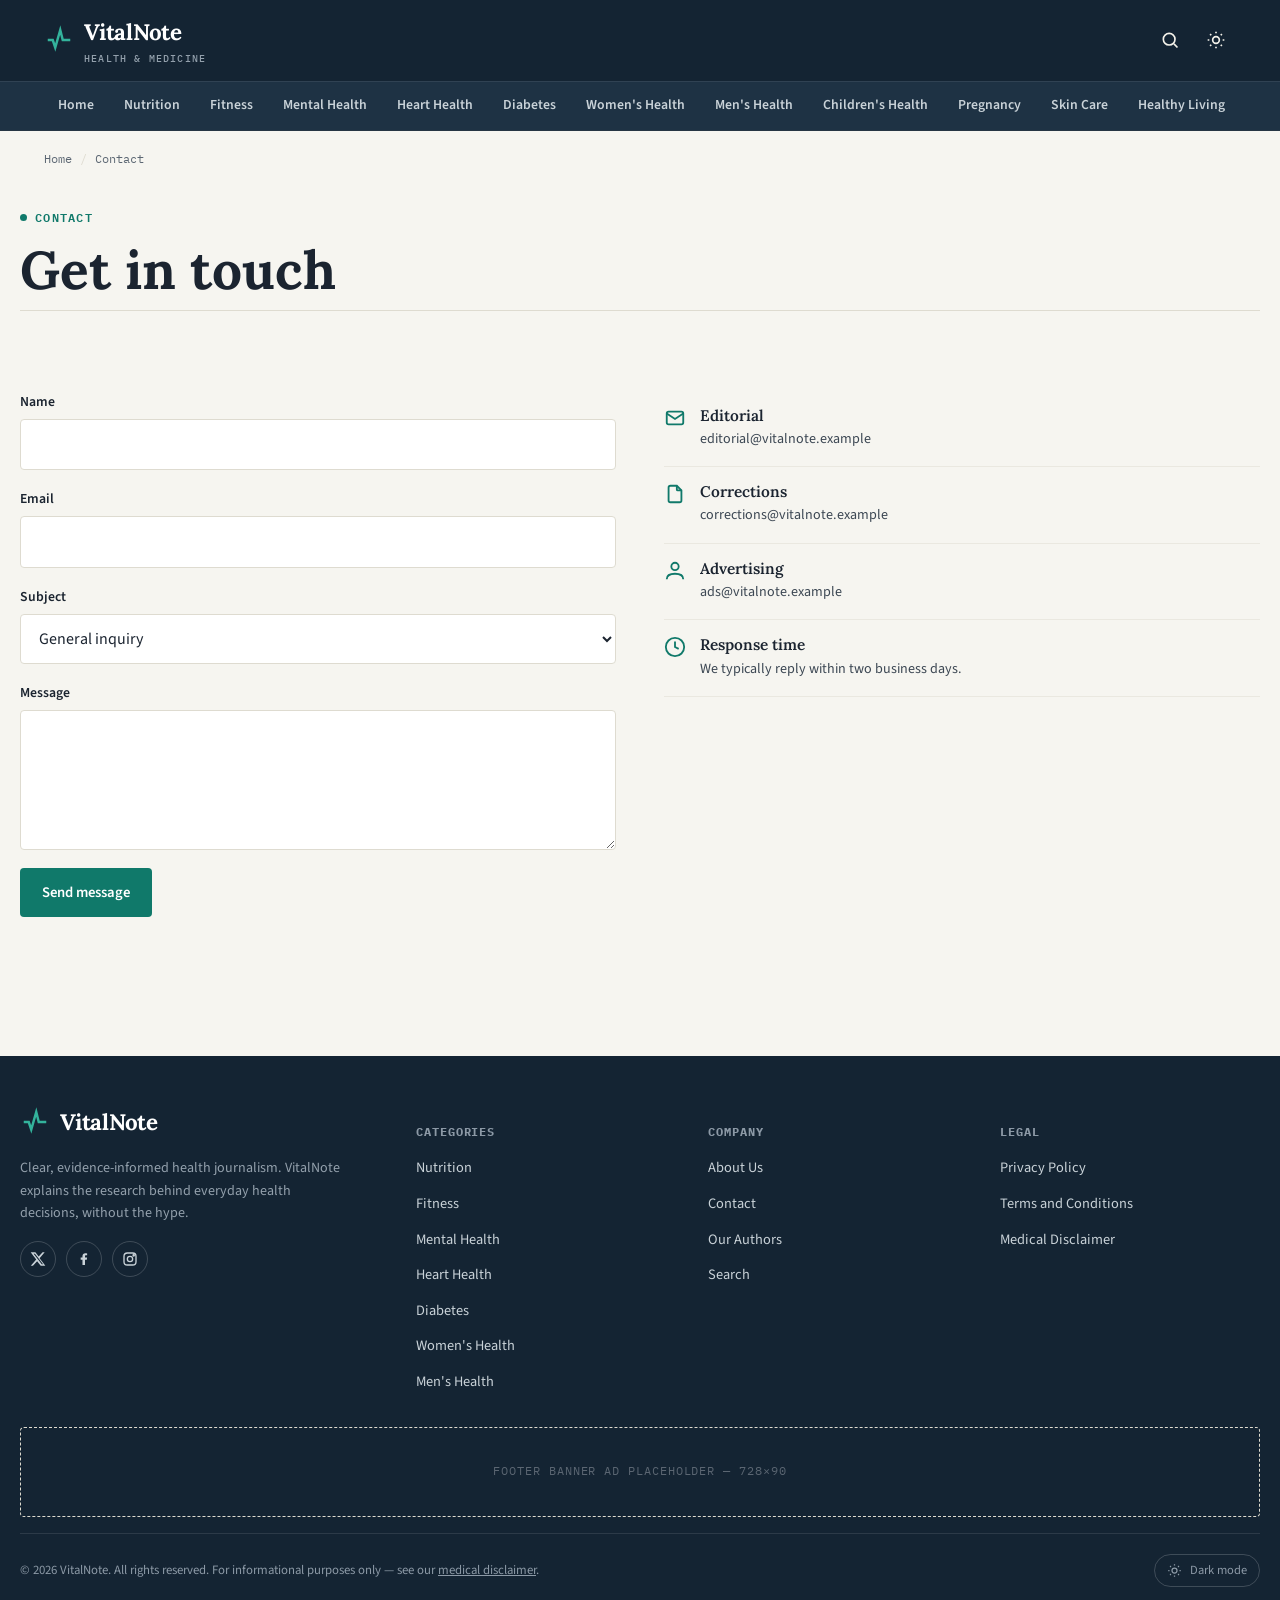
<file: contact.html>
<!DOCTYPE html>
<html lang="en">
<head>
<meta charset="UTF-8">
<meta name="viewport" content="width=device-width, initial-scale=1.0">
<title>Contact — VitalNote</title>
<meta name="description" content="Get in touch with the VitalNote editorial team.">
<link rel="canonical" href="https://www.vitalnote.example/contact.html">
<link rel="icon" type="image/svg+xml" href="assets/favicon.svg">
<link rel="stylesheet" href="css/style.css">
</head>
<body>
<a class="skip-link" href="#main-content">Skip to content</a>
<div id="site-header-mount"></div>

<main id="main-content">
  <div class="container">
    <nav class="breadcrumbs" aria-label="Breadcrumb"><a href="index.html">Home</a><span class="sep">/</span><span>Contact</span></nav>
  </div>

  <div class="page-title-block container">
    <div class="eyebrow">Contact</div>
    <h1>Get in touch</h1>
  </div>

  <section class="page-section container">
    <div class="contact-grid">
      <div>
        <form id="contact-form" aria-label="Contact form">
          <div class="field-group">
            <label for="c-name">Name</label>
            <input type="text" id="c-name" name="name" required>
          </div>
          <div class="field-group">
            <label for="c-email">Email</label>
            <input type="email" id="c-email" name="email" required>
          </div>
          <div class="field-group">
            <label for="c-subject">Subject</label>
            <select id="c-subject" name="subject">
              <option>General inquiry</option>
              <option>Story tip</option>
              <option>Correction request</option>
              <option>Advertising</option>
              <option>Other</option>
            </select>
          </div>
          <div class="field-group">
            <label for="c-message">Message</label>
            <textarea id="c-message" name="message" required></textarea>
          </div>
          <button type="submit" class="btn">Send message</button>
          <p class="form-status" id="contact-status"></p>
        </form>
      </div>
      <div>
        <div class="contact-info-item">
          <div class="ci-icon"><svg width="22" height="22" viewBox="0 0 24 24" fill="none" stroke="currentColor" stroke-width="2"><rect x="3" y="5" width="18" height="14" rx="2"/><path d="m3 7 9 6 9-6"/></svg></div>
          <div><h4>Editorial</h4><p>editorial@vitalnote.example</p></div>
        </div>
        <div class="contact-info-item">
          <div class="ci-icon"><svg width="22" height="22" viewBox="0 0 24 24" fill="none" stroke="currentColor" stroke-width="2"><path d="M14 3v4a1 1 0 0 0 1 1h4"/><path d="M17 21H7a2 2 0 0 1-2-2V5a2 2 0 0 1 2-2h7l5 5v11a2 2 0 0 1-2 2Z"/></svg></div>
          <div><h4>Corrections</h4><p>corrections@vitalnote.example</p></div>
        </div>
        <div class="contact-info-item">
          <div class="ci-icon"><svg width="22" height="22" viewBox="0 0 24 24" fill="none" stroke="currentColor" stroke-width="2"><path d="M3 21c0-4 4-6 9-6s9 2 9 6"/><circle cx="12" cy="7" r="4"/></svg></div>
          <div><h4>Advertising</h4><p>ads@vitalnote.example</p></div>
        </div>
        <div class="contact-info-item">
          <div class="ci-icon"><svg width="22" height="22" viewBox="0 0 24 24" fill="none" stroke="currentColor" stroke-width="2"><circle cx="12" cy="12" r="10"/><path d="M12 6v6l4 2"/></svg></div>
          <div><h4>Response time</h4><p>We typically reply within two business days.</p></div>
        </div>
      </div>
    </div>
  </section>
</main>

<div id="site-footer-mount"></div>

<script src="js/data.js"></script>
<script src="js/render.js"></script>
<script src="js/partials.js"></script>
<script src="js/main.js"></script>
<script>
  renderHeader(null);
  renderFooter();
  window.pageInit = function () {};

  document.getElementById("contact-form").addEventListener("submit", function (e) {
    e.preventDefault();
    document.getElementById("contact-status").textContent = "Thanks — your message has been noted. We'll reply soon.";
    document.getElementById("contact-status").classList.add("success");
    this.reset();
  });
</script>
</body>
</html>
</file>
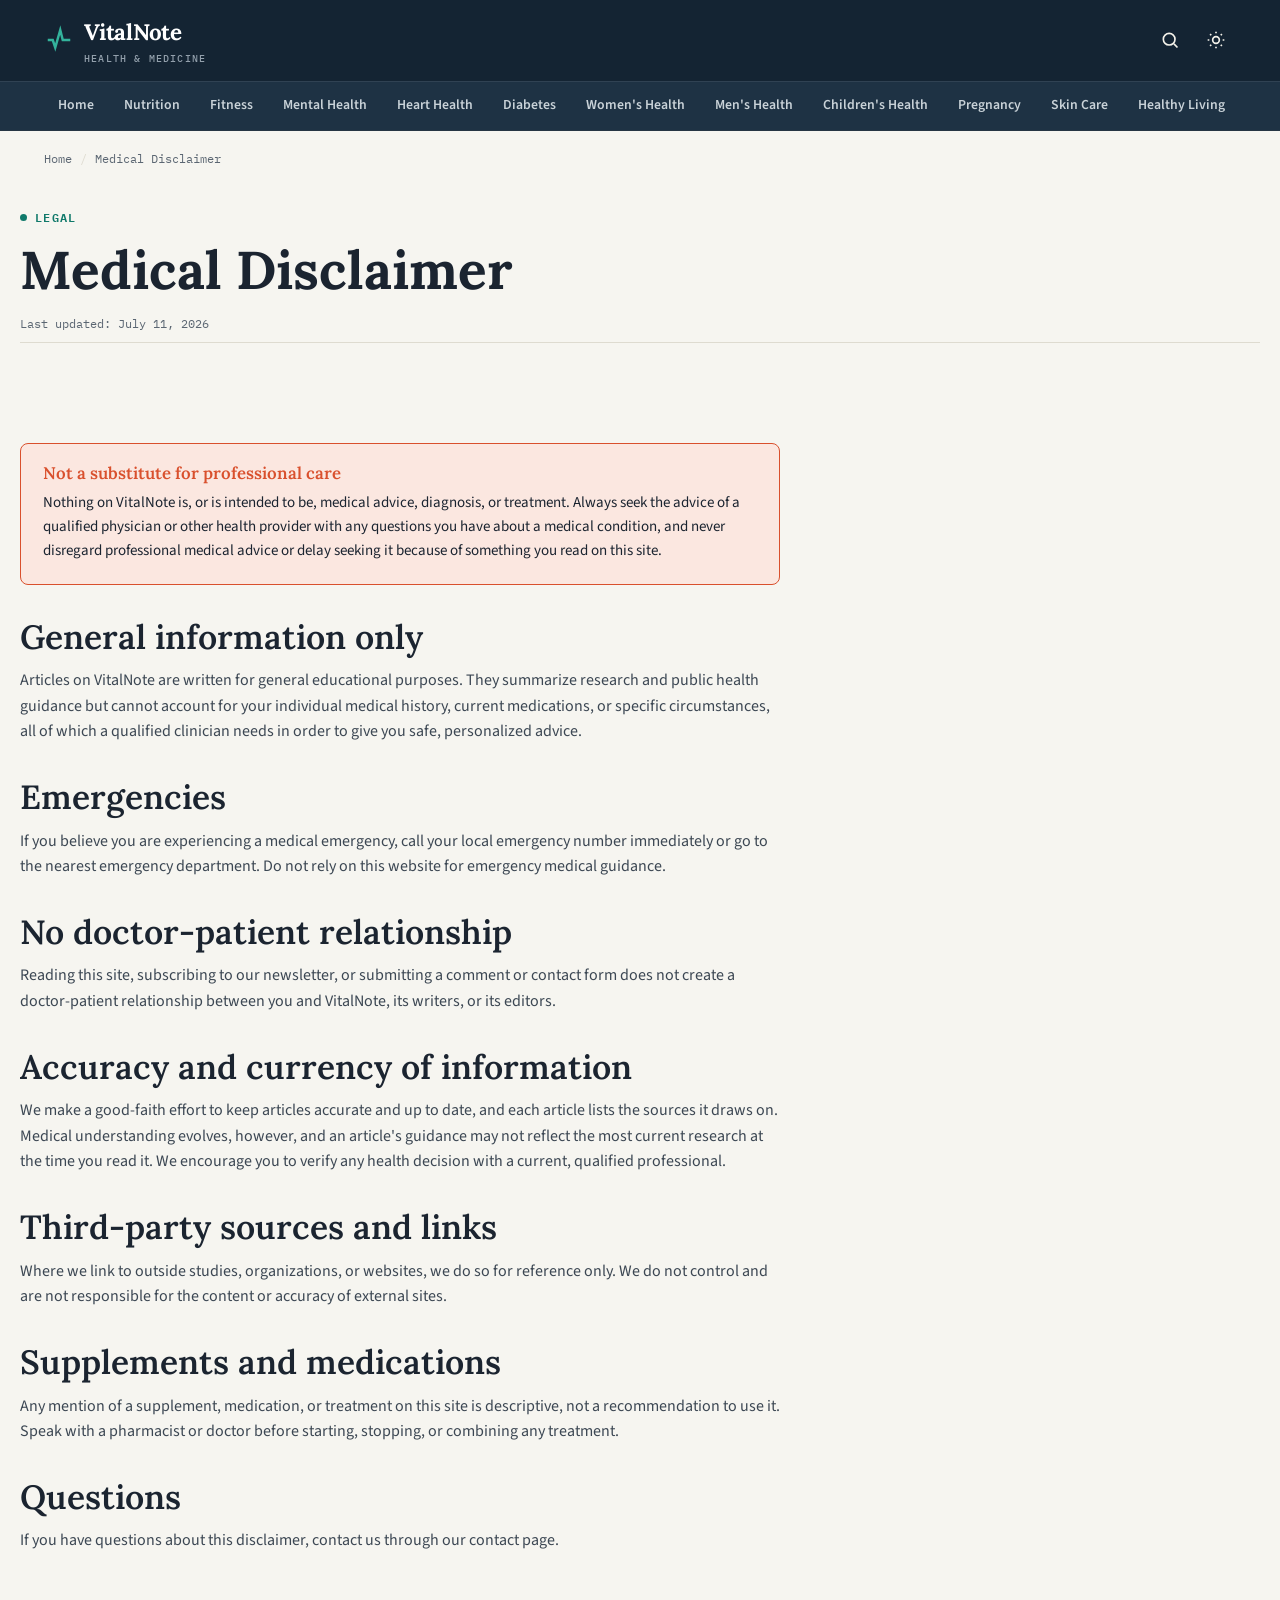
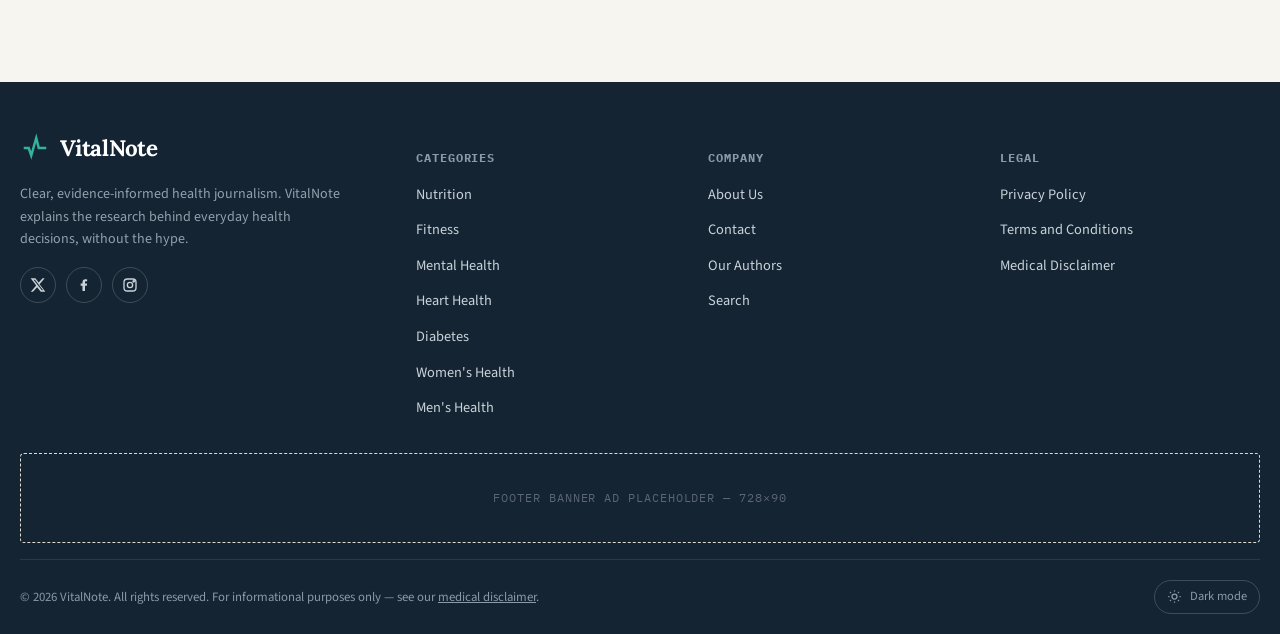
<file: disclaimer.html>
<!DOCTYPE html>
<html lang="en">
<head>
<meta charset="UTF-8">
<meta name="viewport" content="width=device-width, initial-scale=1.0">
<title>Medical Disclaimer — VitalNote</title>
<meta name="description" content="VitalNote's content is for informational purposes only and is not a substitute for professional medical advice.">
<link rel="canonical" href="https://www.vitalnote.example/disclaimer.html">
<link rel="icon" type="image/svg+xml" href="assets/favicon.svg">
<link rel="stylesheet" href="css/style.css">
</head>
<body>
<a class="skip-link" href="#main-content">Skip to content</a>
<div id="site-header-mount"></div>

<main id="main-content">
  <div class="container">
    <nav class="breadcrumbs" aria-label="Breadcrumb"><a href="index.html">Home</a><span class="sep">/</span><span>Medical Disclaimer</span></nav>
  </div>

  <div class="page-title-block container">
    <div class="eyebrow">Legal</div>
    <h1>Medical Disclaimer</h1>
    <p class="updated-note">Last updated: July 11, 2026</p>
  </div>

  <section class="page-section container">
    <div class="prose">
      <div class="disclaimer-box">
        <h4>Not a substitute for professional care</h4>
        <p>Nothing on VitalNote is, or is intended to be, medical advice, diagnosis, or treatment. Always seek the advice of a qualified physician or other health provider with any questions you have about a medical condition, and never disregard professional medical advice or delay seeking it because of something you read on this site.</p>
      </div>

      <h2>General information only</h2>
      <p>Articles on VitalNote are written for general educational purposes. They summarize research and public health guidance but cannot account for your individual medical history, current medications, or specific circumstances, all of which a qualified clinician needs in order to give you safe, personalized advice.</p>

      <h2>Emergencies</h2>
      <p>If you believe you are experiencing a medical emergency, call your local emergency number immediately or go to the nearest emergency department. Do not rely on this website for emergency medical guidance.</p>

      <h2>No doctor-patient relationship</h2>
      <p>Reading this site, subscribing to our newsletter, or submitting a comment or contact form does not create a doctor-patient relationship between you and VitalNote, its writers, or its editors.</p>

      <h2>Accuracy and currency of information</h2>
      <p>We make a good-faith effort to keep articles accurate and up to date, and each article lists the sources it draws on. Medical understanding evolves, however, and an article's guidance may not reflect the most current research at the time you read it. We encourage you to verify any health decision with a current, qualified professional.</p>

      <h2>Third-party sources and links</h2>
      <p>Where we link to outside studies, organizations, or websites, we do so for reference only. We do not control and are not responsible for the content or accuracy of external sites.</p>

      <h2>Supplements and medications</h2>
      <p>Any mention of a supplement, medication, or treatment on this site is descriptive, not a recommendation to use it. Speak with a pharmacist or doctor before starting, stopping, or combining any treatment.</p>

      <h2>Questions</h2>
      <p>If you have questions about this disclaimer, contact us through our <a href="contact.html">contact page</a>.</p>
    </div>
  </section>
</main>

<div id="site-footer-mount"></div>

<script src="js/data.js"></script>
<script src="js/render.js"></script>
<script src="js/partials.js"></script>
<script src="js/main.js"></script>
<script>
  renderHeader(null);
  renderFooter();
  window.pageInit = function () {};
</script>
</body>
</html>
</file>
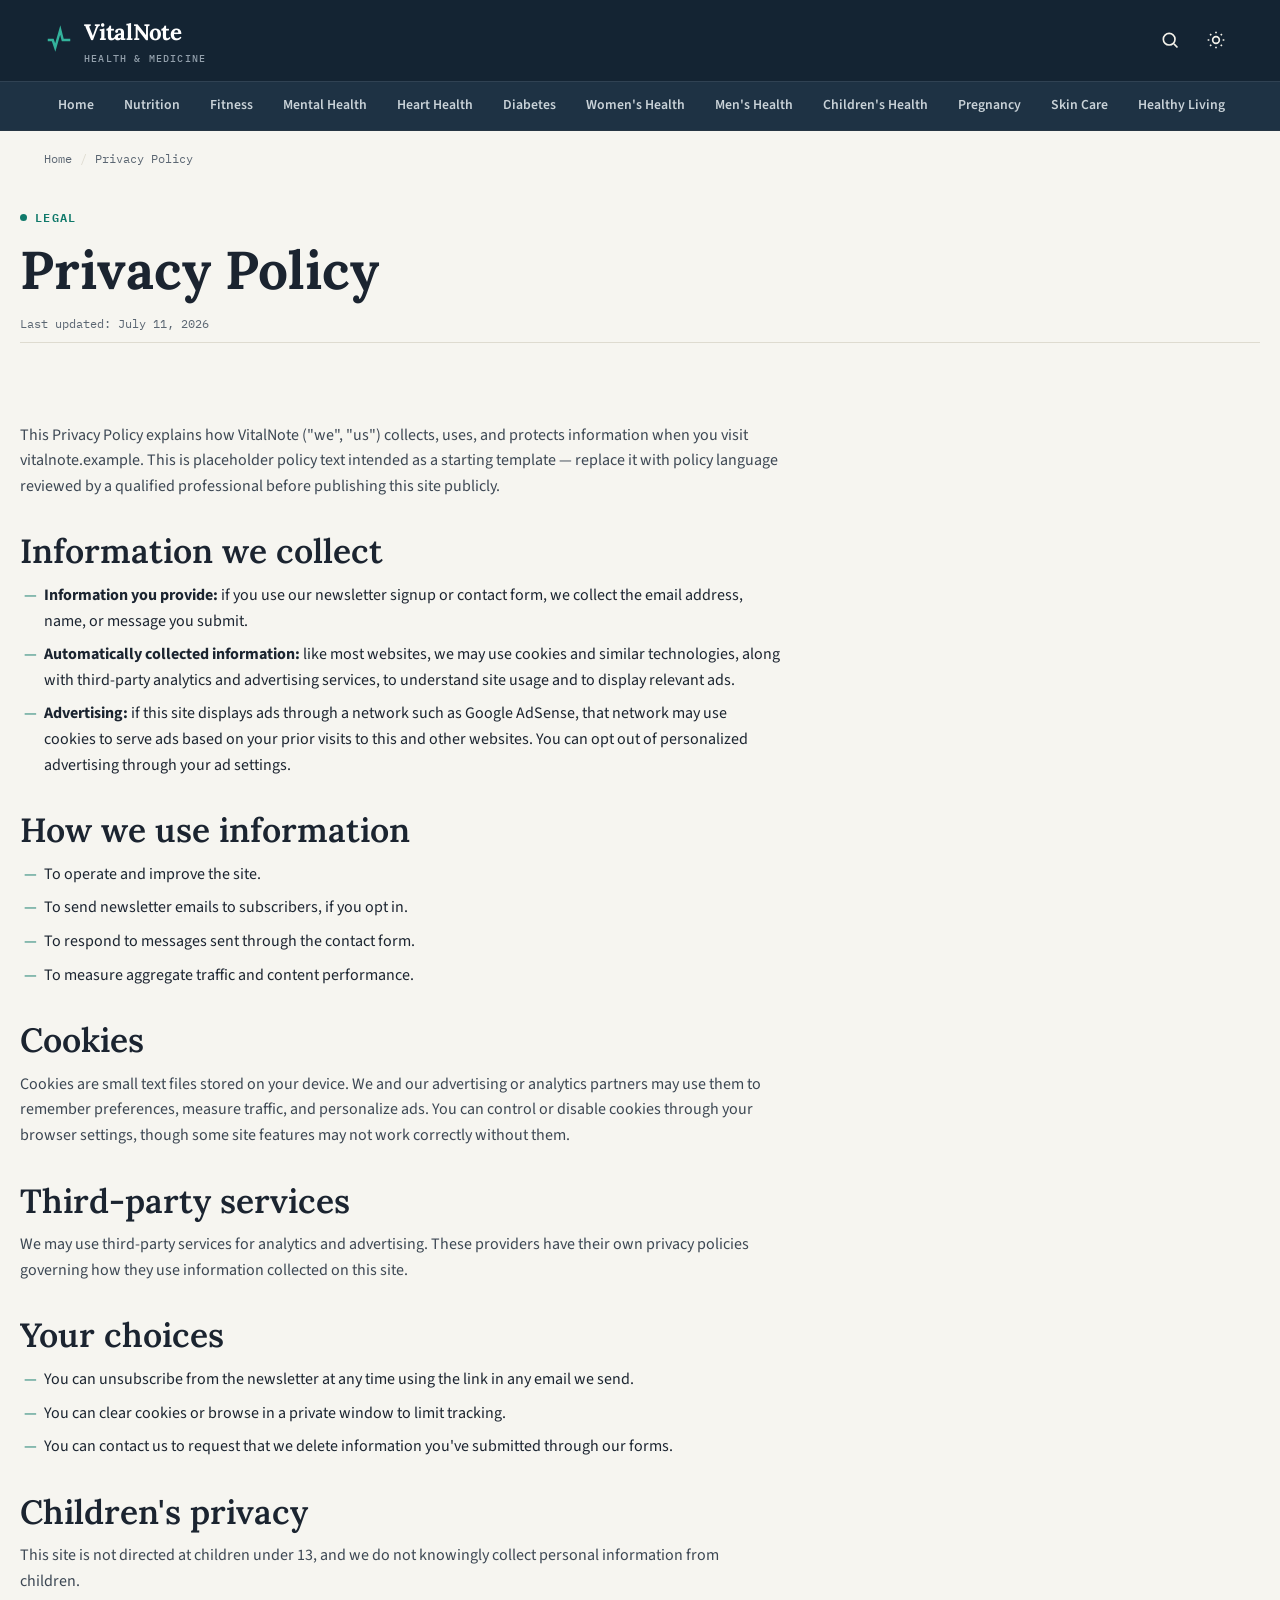
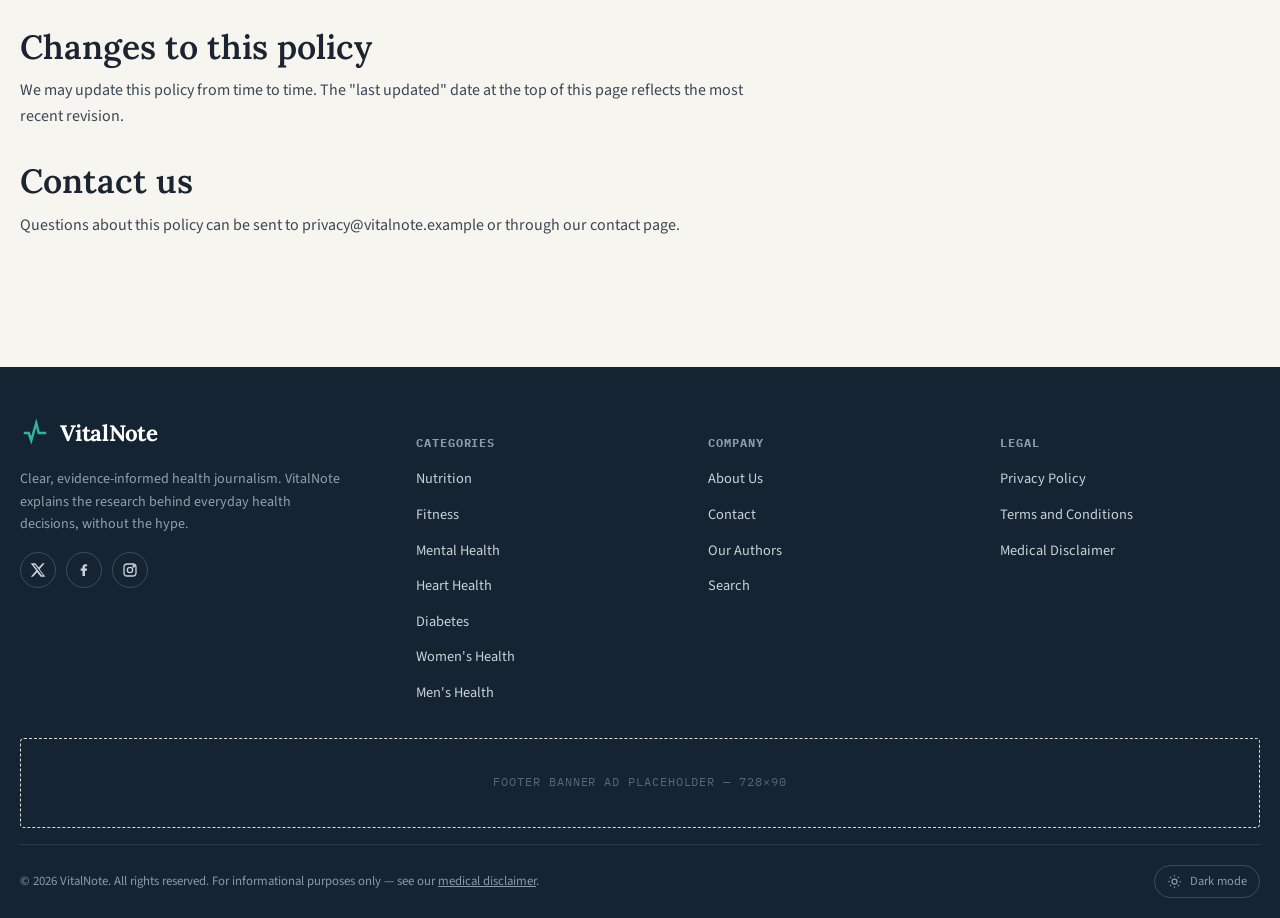
<file: privacy.html>
<!DOCTYPE html>
<html lang="en">
<head>
<meta charset="UTF-8">
<meta name="viewport" content="width=device-width, initial-scale=1.0">
<title>Privacy Policy — VitalNote</title>
<meta name="description" content="How VitalNote collects, uses, and protects your information.">
<link rel="canonical" href="https://www.vitalnote.example/privacy.html">
<link rel="icon" type="image/svg+xml" href="assets/favicon.svg">
<link rel="stylesheet" href="css/style.css">
</head>
<body>
<a class="skip-link" href="#main-content">Skip to content</a>
<div id="site-header-mount"></div>

<main id="main-content">
  <div class="container">
    <nav class="breadcrumbs" aria-label="Breadcrumb"><a href="index.html">Home</a><span class="sep">/</span><span>Privacy Policy</span></nav>
  </div>

  <div class="page-title-block container">
    <div class="eyebrow">Legal</div>
    <h1>Privacy Policy</h1>
    <p class="updated-note">Last updated: July 11, 2026</p>
  </div>

  <section class="page-section container">
    <div class="prose">
      <p>This Privacy Policy explains how VitalNote ("we", "us") collects, uses, and protects information when you visit vitalnote.example. This is placeholder policy text intended as a starting template — replace it with policy language reviewed by a qualified professional before publishing this site publicly.</p>

      <h2>Information we collect</h2>
      <ul>
        <li><strong>Information you provide:</strong> if you use our newsletter signup or contact form, we collect the email address, name, or message you submit.</li>
        <li><strong>Automatically collected information:</strong> like most websites, we may use cookies and similar technologies, along with third-party analytics and advertising services, to understand site usage and to display relevant ads.</li>
        <li><strong>Advertising:</strong> if this site displays ads through a network such as Google AdSense, that network may use cookies to serve ads based on your prior visits to this and other websites. You can opt out of personalized advertising through your ad settings.</li>
      </ul>

      <h2>How we use information</h2>
      <ul>
        <li>To operate and improve the site.</li>
        <li>To send newsletter emails to subscribers, if you opt in.</li>
        <li>To respond to messages sent through the contact form.</li>
        <li>To measure aggregate traffic and content performance.</li>
      </ul>

      <h2>Cookies</h2>
      <p>Cookies are small text files stored on your device. We and our advertising or analytics partners may use them to remember preferences, measure traffic, and personalize ads. You can control or disable cookies through your browser settings, though some site features may not work correctly without them.</p>

      <h2>Third-party services</h2>
      <p>We may use third-party services for analytics and advertising. These providers have their own privacy policies governing how they use information collected on this site.</p>

      <h2>Your choices</h2>
      <ul>
        <li>You can unsubscribe from the newsletter at any time using the link in any email we send.</li>
        <li>You can clear cookies or browse in a private window to limit tracking.</li>
        <li>You can contact us to request that we delete information you've submitted through our forms.</li>
      </ul>

      <h2>Children's privacy</h2>
      <p>This site is not directed at children under 13, and we do not knowingly collect personal information from children.</p>

      <h2>Changes to this policy</h2>
      <p>We may update this policy from time to time. The "last updated" date at the top of this page reflects the most recent revision.</p>

      <h2>Contact us</h2>
      <p>Questions about this policy can be sent to privacy@vitalnote.example or through our <a href="contact.html">contact page</a>.</p>
    </div>
  </section>
</main>

<div id="site-footer-mount"></div>

<script src="js/data.js"></script>
<script src="js/render.js"></script>
<script src="js/partials.js"></script>
<script src="js/main.js"></script>
<script>
  renderHeader(null);
  renderFooter();
  window.pageInit = function () {};
</script>
</body>
</html>
</file>
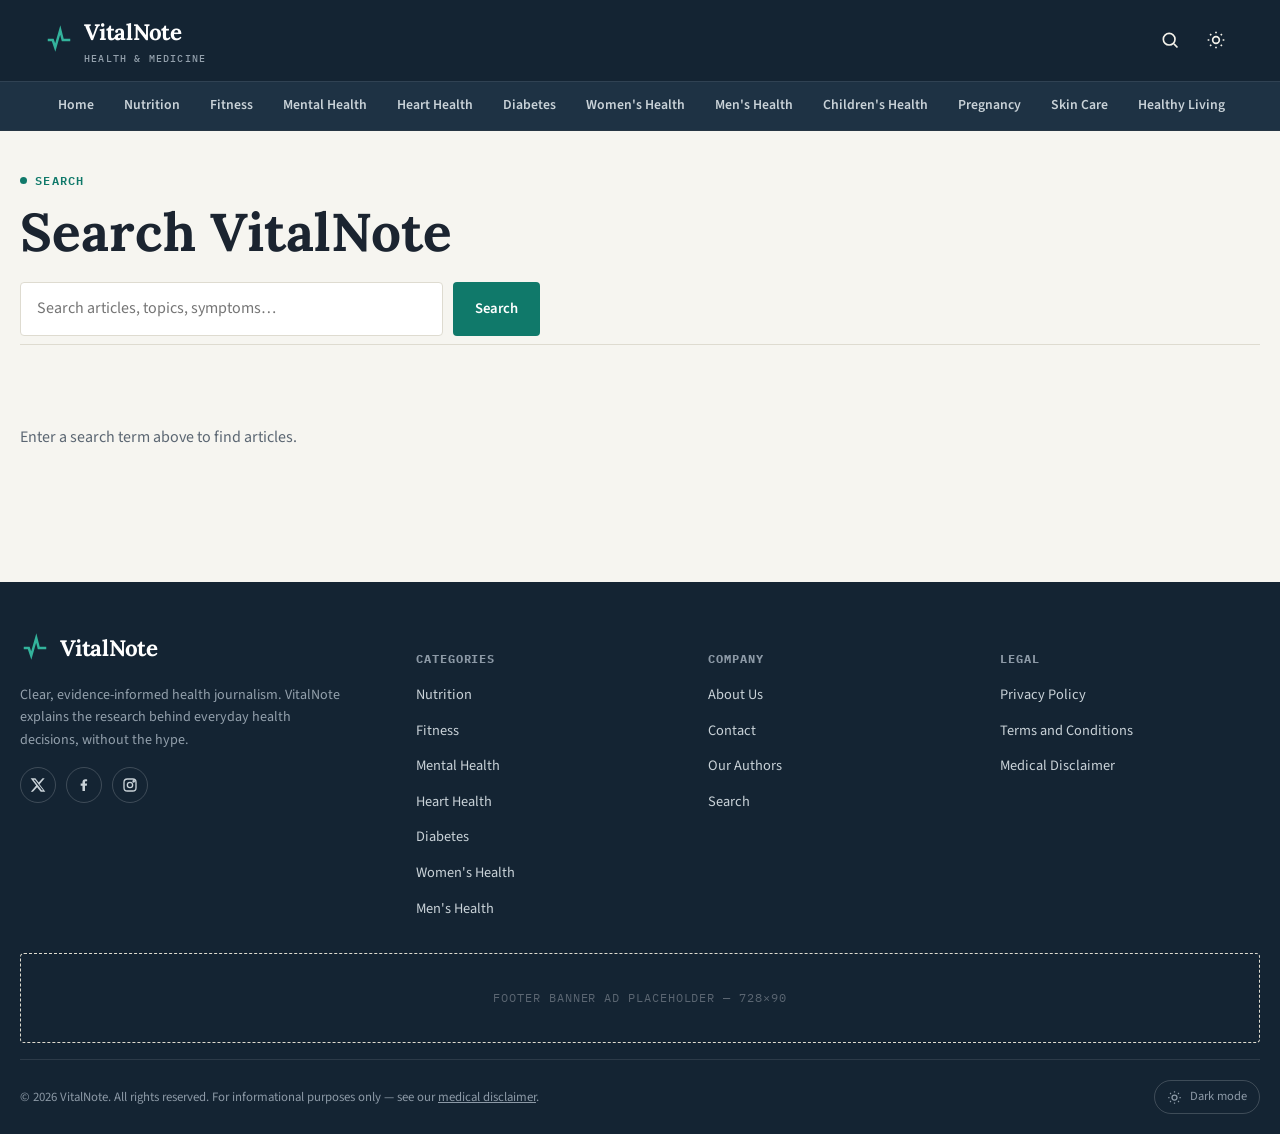
<file: search.html>
<!DOCTYPE html>
<html lang="en">
<head>
<meta charset="UTF-8">
<meta name="viewport" content="width=device-width, initial-scale=1.0">
<title>Search — VitalNote</title>
<meta name="description" content="Search VitalNote's health and medical articles.">
<meta name="robots" content="noindex, follow">
<link rel="canonical" href="https://www.vitalnote.example/search.html">
<link rel="icon" type="image/svg+xml" href="assets/favicon.svg">
<link rel="stylesheet" href="css/style.css">
</head>
<body>
<a class="skip-link" href="#main-content">Skip to content</a>
<div id="site-header-mount"></div>

<main id="main-content">
  <div class="page-title-block container">
    <div class="eyebrow">Search</div>
    <h1>Search VitalNote</h1>
    <form id="page-search-form" style="max-width:520px;margin-top:18px;display:flex;gap:10px;">
      <label class="visually-hidden" for="page-search-input">Search articles</label>
      <input type="search" id="page-search-input" placeholder="Search articles, topics, symptoms…"
             style="flex:1;padding:13px 16px;border:1px solid var(--line);border-radius:var(--radius-s);background:var(--paper-raised);font-size:1rem;">
      <button type="submit" class="btn">Search</button>
    </form>
  </div>

  <section class="page-section container">
    <p id="search-summary" style="color:var(--muted);margin-bottom:20px;"></p>
    <div class="card-grid cols-3" id="search-results-grid"></div>
  </section>
</main>

<div id="site-footer-mount"></div>

<script src="js/data.js"></script>
<script src="js/render.js"></script>
<script src="js/partials.js"></script>
<script src="js/main.js"></script>
<script>
  renderHeader(null);
  renderFooter();

  function runSearch(q) {
    const summary = document.getElementById("search-summary");
    const grid = document.getElementById("search-results-grid");
    if (!q || !q.trim()) {
      summary.textContent = "Enter a search term above to find articles.";
      grid.innerHTML = "";
      return;
    }
    const results = SiteData.search(q);
    summary.textContent = `${results.length} result${results.length === 1 ? "" : "s"} for "${q}"`;
    grid.innerHTML = "";
    if (results.length) Render.mountCards("search-results-grid", results);
  }

  window.pageInit = function (SiteData) {
    const params = new URLSearchParams(window.location.search);
    const q = params.get("q") || "";
    document.getElementById("page-search-input").value = q;
    document.title = (q ? `Search: ${q}` : "Search") + " — VitalNote";
    runSearch(q);

    document.getElementById("page-search-form").addEventListener("submit", (e) => {
      e.preventDefault();
      const newQ = document.getElementById("page-search-input").value;
      const url = new URL(window.location.href);
      url.searchParams.set("q", newQ);
      window.history.pushState({}, "", url);
      document.title = (newQ ? `Search: ${newQ}` : "Search") + " — VitalNote";
      runSearch(newQ);
    });
  };
</script>
</body>
</html>
</file>
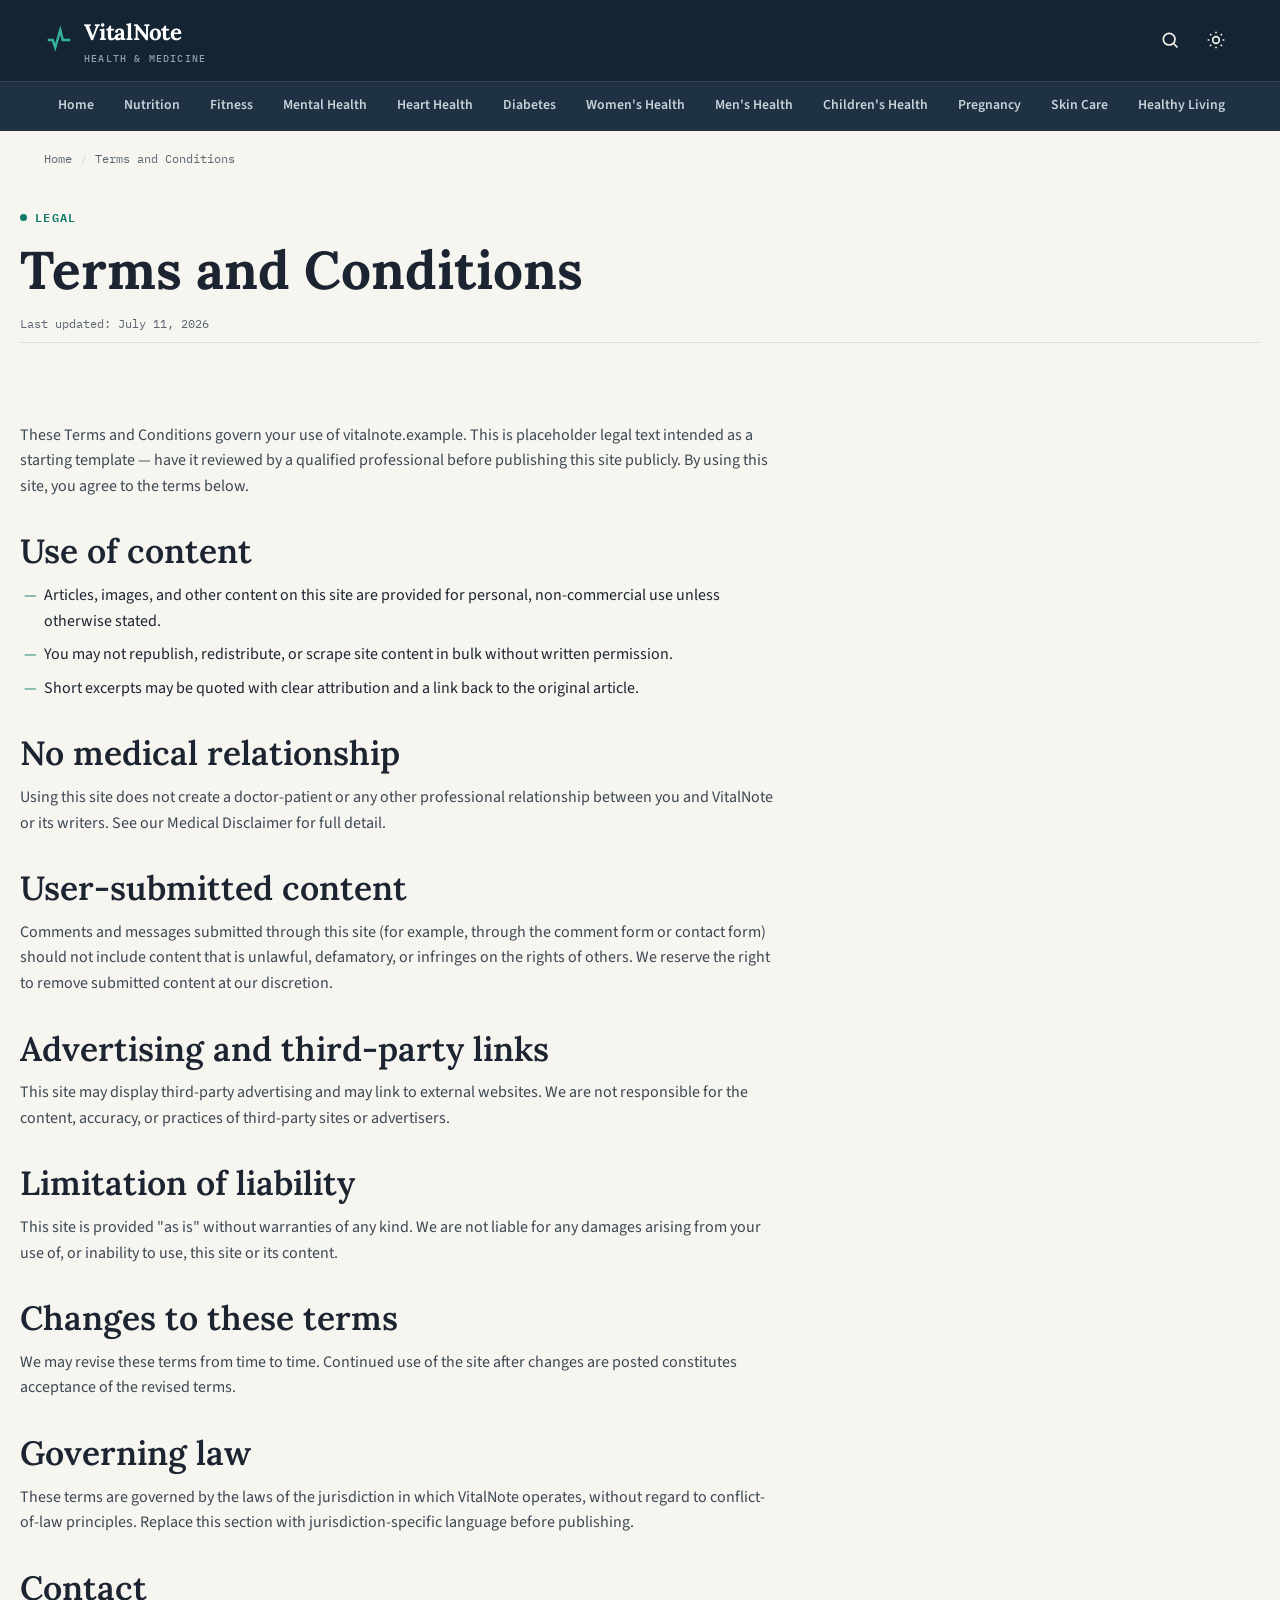
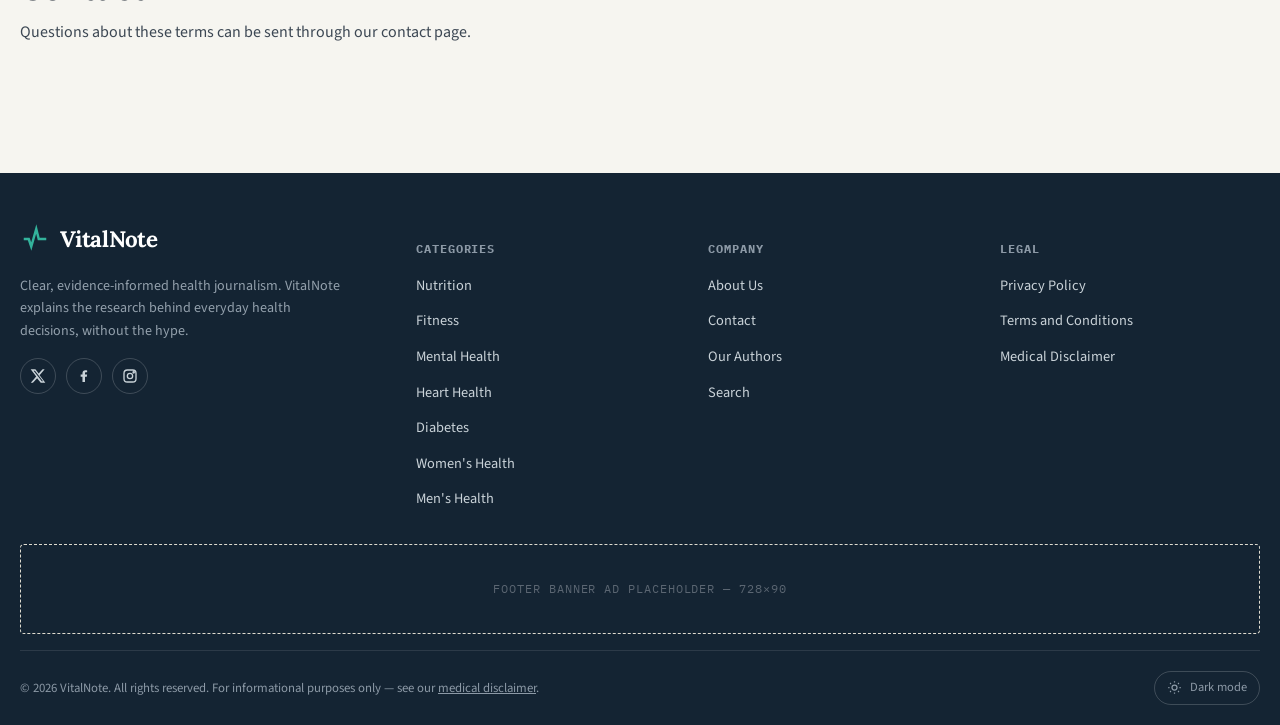
<file: terms.html>
<!DOCTYPE html>
<html lang="en">
<head>
<meta charset="UTF-8">
<meta name="viewport" content="width=device-width, initial-scale=1.0">
<title>Terms and Conditions — VitalNote</title>
<meta name="description" content="Terms and conditions for using the VitalNote website.">
<link rel="canonical" href="https://www.vitalnote.example/terms.html">
<link rel="icon" type="image/svg+xml" href="assets/favicon.svg">
<link rel="stylesheet" href="css/style.css">
</head>
<body>
<a class="skip-link" href="#main-content">Skip to content</a>
<div id="site-header-mount"></div>

<main id="main-content">
  <div class="container">
    <nav class="breadcrumbs" aria-label="Breadcrumb"><a href="index.html">Home</a><span class="sep">/</span><span>Terms and Conditions</span></nav>
  </div>

  <div class="page-title-block container">
    <div class="eyebrow">Legal</div>
    <h1>Terms and Conditions</h1>
    <p class="updated-note">Last updated: July 11, 2026</p>
  </div>

  <section class="page-section container">
    <div class="prose">
      <p>These Terms and Conditions govern your use of vitalnote.example. This is placeholder legal text intended as a starting template — have it reviewed by a qualified professional before publishing this site publicly. By using this site, you agree to the terms below.</p>

      <h2>Use of content</h2>
      <ul>
        <li>Articles, images, and other content on this site are provided for personal, non-commercial use unless otherwise stated.</li>
        <li>You may not republish, redistribute, or scrape site content in bulk without written permission.</li>
        <li>Short excerpts may be quoted with clear attribution and a link back to the original article.</li>
      </ul>

      <h2>No medical relationship</h2>
      <p>Using this site does not create a doctor-patient or any other professional relationship between you and VitalNote or its writers. See our <a href="disclaimer.html">Medical Disclaimer</a> for full detail.</p>

      <h2>User-submitted content</h2>
      <p>Comments and messages submitted through this site (for example, through the comment form or contact form) should not include content that is unlawful, defamatory, or infringes on the rights of others. We reserve the right to remove submitted content at our discretion.</p>

      <h2>Advertising and third-party links</h2>
      <p>This site may display third-party advertising and may link to external websites. We are not responsible for the content, accuracy, or practices of third-party sites or advertisers.</p>

      <h2>Limitation of liability</h2>
      <p>This site is provided "as is" without warranties of any kind. We are not liable for any damages arising from your use of, or inability to use, this site or its content.</p>

      <h2>Changes to these terms</h2>
      <p>We may revise these terms from time to time. Continued use of the site after changes are posted constitutes acceptance of the revised terms.</p>

      <h2>Governing law</h2>
      <p>These terms are governed by the laws of the jurisdiction in which VitalNote operates, without regard to conflict-of-law principles. Replace this section with jurisdiction-specific language before publishing.</p>

      <h2>Contact</h2>
      <p>Questions about these terms can be sent through our <a href="contact.html">contact page</a>.</p>
    </div>
  </section>
</main>

<div id="site-footer-mount"></div>

<script src="js/data.js"></script>
<script src="js/render.js"></script>
<script src="js/partials.js"></script>
<script src="js/main.js"></script>
<script>
  renderHeader(null);
  renderFooter();
  window.pageInit = function () {};
</script>
</body>
</html>
</file>
<file: css/style.css>
/* ============================================================
   VitalNote — core stylesheet
   Design tokens live at the top as CSS custom properties.
   Sections: reset, tokens, type, layout, header, hero, cards,
   article page, forms, footer, utilities, dark mode, responsive.
   ============================================================ */

/* ---------- Fonts ---------- */
@import url('https://fonts.googleapis.com/css2?family=Lora:ital,wght@0,500;0,600;0,700;1,500&family=Source+Sans+3:wght@400;500;600;700&family=IBM+Plex+Mono:wght@400;500;600&display=swap');

/* ---------- Design tokens ---------- */
:root {
  /* Color */
  --ink: #142433;
  --ink-soft: #1E3244;
  --paper: #F6F5F0;
  --paper-raised: #FFFFFF;
  --text: #1B2430;
  --text-soft: #3C4753;
  --muted: #5B6672;
  --accent: #10796A;
  --accent-soft: #E4F1EE;
  --alert: #D9502D;
  --alert-soft: #FBE7E0;
  --line: #DEDBD0;
  --line-soft: #EAE8E0;
  --focus: #2E6F9E;

  /* Category accent (overridden inline per category) */
  --cat-color: var(--accent);

  /* Type */
  --font-display: 'Lora', Georgia, serif;
  --font-body: 'Source Sans 3', -apple-system, BlinkMacSystemFont, 'Segoe UI', sans-serif;
  --font-mono: 'IBM Plex Mono', 'Courier New', monospace;

  /* Layout */
  --max-width: 1240px;
  --gutter: 24px;
  --radius-s: 4px;
  --radius-m: 8px;

  /* Motion */
  --ease: cubic-bezier(0.4, 0, 0.2, 1);
  --speed: 220ms;

  color-scheme: light;
}

[data-theme="dark"] {
  --ink: #0B1420;
  --ink-soft: #101C2B;
  --paper: #0D1520;
  --paper-raised: #131E2C;
  --text: #E7EAED;
  --text-soft: #C2CAD1;
  --muted: #8C99A6;
  --accent: #33B39C;
  --accent-soft: #12312B;
  --alert: #FF7A54;
  --alert-soft: #3A1E17;
  --line: #26313F;
  --line-soft: #1C2733;
  --focus: #6EA9D9;
  color-scheme: dark;
}

/* ---------- Reset ---------- */
*, *::before, *::after { box-sizing: border-box; }
html { scroll-behavior: smooth; }
@media (prefers-reduced-motion: reduce) {
  html { scroll-behavior: auto; }
  *, *::before, *::after {
    animation-duration: 0.01ms !important;
    animation-iteration-count: 1 !important;
    transition-duration: 0.01ms !important;
    scroll-behavior: auto !important;
  }
}
body, h1, h2, h3, h4, p, figure, blockquote, dl, dd { margin: 0; }
ul, ol { margin: 0; padding: 0; list-style: none; }
img, svg { display: block; max-width: 100%; height: auto; }
a { color: inherit; text-decoration: none; }
button { font: inherit; color: inherit; background: none; border: none; cursor: pointer; }
input, textarea, select { font: inherit; color: inherit; }
table { border-collapse: collapse; }

body {
  background: var(--paper);
  color: var(--text);
  font-family: var(--font-body);
  font-size: 16px;
  line-height: 1.6;
  -webkit-font-smoothing: antialiased;
  transition: background var(--speed) var(--ease), color var(--speed) var(--ease);
}

:focus-visible {
  outline: 3px solid var(--focus);
  outline-offset: 2px;
  border-radius: 2px;
}

.skip-link {
  position: absolute;
  left: -999px;
  top: 0;
  background: var(--accent);
  color: #fff;
  padding: 12px 20px;
  z-index: 200;
  border-radius: 0 0 var(--radius-s) 0;
}
.skip-link:focus { left: 0; }

/* ---------- Typography ---------- */
h1, h2, h3, h4 {
  font-family: var(--font-display);
  font-weight: 600;
  line-height: 1.18;
  color: var(--text);
}
h1 { font-size: clamp(2rem, 1.4rem + 2.4vw, 3.4rem); font-weight: 700; }
h2 { font-size: clamp(1.5rem, 1.2rem + 1.2vw, 2.1rem); }
h3 { font-size: 1.3rem; }
h4 { font-size: 1.05rem; }

p { color: var(--text-soft); }

.eyebrow {
  font-family: var(--font-mono);
  font-size: 0.72rem;
  font-weight: 600;
  letter-spacing: 0.11em;
  text-transform: uppercase;
  color: var(--cat-color, var(--accent));
  display: inline-flex;
  align-items: center;
  gap: 8px;
}
.eyebrow::before {
  content: "";
  width: 7px;
  height: 7px;
  border-radius: 50%;
  background: currentColor;
  flex: none;
}

.section-heading {
  display: flex;
  align-items: baseline;
  justify-content: space-between;
  gap: 16px;
  margin-bottom: 22px;
  padding-bottom: 14px;
  border-bottom: 2px solid var(--ink);
}
.section-heading h2 { margin: 0; }
.section-heading .see-all {
  font-family: var(--font-mono);
  font-size: 0.8rem;
  font-weight: 600;
  color: var(--accent);
  white-space: nowrap;
}
.section-heading .see-all:hover { text-decoration: underline; }

/* ---------- Vitals line — signature motif ---------- */
.vitals-line {
  display: block;
  width: 100%;
  height: 22px;
  color: var(--accent);
  opacity: 0.55;
}
.vitals-line path {
  fill: none;
  stroke: currentColor;
  stroke-width: 1.6;
  stroke-linecap: round;
  stroke-linejoin: round;
}
.vitals-divider {
  margin: 56px 0;
}
.vitals-pulse {
  stroke-dasharray: 340;
  stroke-dashoffset: 340;
  animation: draw 2.6s var(--ease) forwards;
}
@keyframes draw {
  to { stroke-dashoffset: 0; }
}
@media (prefers-reduced-motion: reduce) {
  .vitals-pulse { animation: none; stroke-dashoffset: 0; }
}

/* ---------- Layout ---------- */
.container {
  max-width: var(--max-width);
  margin: 0 auto;
  padding: 0 var(--gutter);
}
main { display: block; }
.page-section { padding: 48px 0; }
.page-section.tight { padding: 28px 0; }

/* ---------- Reading progress ---------- */
.reading-progress {
  position: fixed;
  top: 0; left: 0;
  height: 3px;
  width: 0%;
  background: var(--accent);
  z-index: 300;
  transition: width 80ms linear;
}

/* ---------- Header ---------- */
.site-header {
  position: sticky;
  top: 0;
  z-index: 100;
  background: var(--ink);
  color: #F4F2EA;
  border-bottom: 1px solid rgba(255,255,255,0.08);
}
.header-top {
  display: flex;
  align-items: center;
  justify-content: space-between;
  gap: 20px;
  padding: 14px var(--gutter);
  max-width: var(--max-width);
  margin: 0 auto;
}
.logo {
  display: inline-flex;
  align-items: center;
  gap: 10px;
  font-family: var(--font-display);
  font-weight: 700;
  font-size: 1.4rem;
  color: #fff;
  letter-spacing: -0.01em;
}
.logo svg { width: 30px; height: 30px; color: #33B39C; }
.logo .tag {
  font-family: var(--font-mono);
  font-size: 0.62rem;
  letter-spacing: 0.12em;
  color: #93A0AC;
  text-transform: uppercase;
  display: block;
  font-weight: 500;
  margin-top: 1px;
}

.header-actions { display: flex; align-items: center; gap: 6px; }
.icon-btn {
  width: 40px; height: 40px;
  display: inline-flex; align-items: center; justify-content: center;
  border-radius: 50%;
  color: #F4F2EA;
  transition: background var(--speed) var(--ease);
}
.icon-btn:hover { background: rgba(255,255,255,0.1); }
.icon-btn svg { width: 20px; height: 20px; }

.menu-toggle { display: none; }

.site-nav {
  border-top: 1px solid rgba(255,255,255,0.08);
  background: var(--ink-soft);
}
.site-nav .container { display: flex; }
.nav-list {
  display: flex;
  overflow-x: auto;
  scrollbar-width: thin;
  gap: 2px;
}
.nav-list li { flex: none; }
.nav-list a {
  display: block;
  padding: 12px 14px;
  font-size: 0.86rem;
  font-weight: 600;
  color: #C9D2D8;
  white-space: nowrap;
  border-bottom: 2px solid transparent;
  transition: color var(--speed) var(--ease), border-color var(--speed) var(--ease);
}
.nav-list a:hover, .nav-list a[aria-current="page"] {
  color: #fff;
  border-bottom-color: var(--accent);
}

/* Search */
.search-wrap { position: relative; }
.search-panel {
  position: absolute;
  right: 0;
  top: calc(100% + 10px);
  width: min(420px, 90vw);
  background: var(--paper-raised);
  color: var(--text);
  border: 1px solid var(--line);
  border-radius: var(--radius-m);
  box-shadow: 0 16px 40px rgba(0,0,0,0.22);
  padding: 14px;
  z-index: 150;
  display: none;
}
.search-panel.open { display: block; }
.search-panel input[type="search"] {
  width: 100%;
  padding: 11px 14px;
  border: 1px solid var(--line);
  border-radius: var(--radius-s);
  background: var(--paper);
  font-size: 0.95rem;
}
.search-results { margin-top: 10px; max-height: 340px; overflow-y: auto; }
.search-results li a {
  display: flex;
  gap: 10px;
  padding: 9px 6px;
  border-radius: var(--radius-s);
  align-items: baseline;
}
.search-results li a:hover { background: var(--accent-soft); }
.search-results .sr-cat {
  font-family: var(--font-mono);
  font-size: 0.68rem;
  color: var(--accent);
  text-transform: uppercase;
  flex: none;
}
.search-empty { padding: 10px 6px; color: var(--muted); font-size: 0.88rem; }

/* ---------- Hero ---------- */
.hero {
  padding: 40px 0 0;
}
.hero-grid {
  display: grid;
  grid-template-columns: 1.35fr 1fr;
  gap: 40px;
  align-items: stretch;
}
.hero-main { position: relative; }
.hero-main a.hero-img-link {
  display: block;
  border-radius: var(--radius-m);
  overflow: hidden;
  aspect-ratio: 16/10;
}
.hero-main img { width: 100%; height: 100%; object-fit: cover; }
.hero-badge {
  position: absolute;
  top: 16px; left: 16px;
  background: var(--alert);
  color: #fff;
  font-family: var(--font-mono);
  font-size: 0.72rem;
  font-weight: 600;
  letter-spacing: 0.08em;
  padding: 5px 10px;
  border-radius: 3px;
  text-transform: uppercase;
  z-index: 2;
}
.hero-text { margin-top: 18px; }
.hero-text h1 { margin: 10px 0 12px; }
.hero-text h1 a:hover { text-decoration: underline; text-decoration-color: var(--accent); }
.hero-dek { font-size: 1.05rem; }
.hero-meta { margin-top: 14px; }

.hero-side { display: flex; flex-direction: column; gap: 18px; }
.hero-side-title {
  font-family: var(--font-mono);
  font-size: 0.75rem;
  font-weight: 600;
  letter-spacing: 0.1em;
  text-transform: uppercase;
  color: var(--alert);
  border-bottom: 2px solid var(--line);
  padding-bottom: 10px;
}
.side-story-list { display: flex; flex-direction: column; }
.side-story {
  display: flex;
  gap: 12px;
  padding: 14px 0;
  border-bottom: 1px solid var(--line-soft);
}
.side-story:first-child { padding-top: 0; }
.side-story img {
  width: 84px; height: 64px; object-fit: cover; border-radius: var(--radius-s); flex: none;
}
.side-story h4 { font-size: 0.98rem; line-height: 1.3; }
.side-story h4 a:hover { color: var(--accent); }
.side-story .eyebrow { font-size: 0.64rem; margin-bottom: 4px; }

/* ---------- Article cards ---------- */
.card-grid {
  display: grid;
  grid-template-columns: repeat(4, 1fr);
  gap: 26px;
}
.card-grid.cols-3 { grid-template-columns: repeat(3, 1fr); }
.card-grid.cols-2 { grid-template-columns: repeat(2, 1fr); }

.article-card { display: flex; flex-direction: column; }
.article-card .thumb {
  border-radius: var(--radius-m);
  overflow: hidden;
  aspect-ratio: 4/3;
  margin-bottom: 12px;
  background: var(--line-soft);
}
.article-card .thumb img { width: 100%; height: 100%; object-fit: cover; transition: transform 420ms var(--ease); }
.article-card:hover .thumb img { transform: scale(1.045); }
.article-card .eyebrow { margin-bottom: 8px; }
.article-card h3 { font-size: 1.08rem; line-height: 1.32; margin-bottom: 8px; }
.article-card h3 a:hover { color: var(--accent); }
.article-card .card-desc {
  font-size: 0.92rem;
  color: var(--muted);
  display: -webkit-box;
  -webkit-line-clamp: 2;
  -webkit-box-orient: vertical;
  overflow: hidden;
}
.article-card .card-meta {
  margin-top: auto;
  padding-top: 10px;
  font-family: var(--font-mono);
  font-size: 0.72rem;
  color: var(--muted);
  display: flex;
  gap: 10px;
}

/* Horizontal list style card (used in trending / popular) */
.list-card {
  display: flex;
  gap: 16px;
  align-items: flex-start;
  padding: 16px 0;
  border-bottom: 1px solid var(--line-soft);
}
.list-card:first-child { padding-top: 0; }
.list-card .rank {
  font-family: var(--font-display);
  font-weight: 700;
  font-size: 1.6rem;
  color: var(--line);
  width: 34px;
  flex: none;
  line-height: 1;
}
.list-card .thumb { width: 96px; height: 72px; flex: none; border-radius: var(--radius-s); overflow: hidden; }
.list-card .thumb img { width: 100%; height: 100%; object-fit: cover; }
.list-card h4 { font-size: 0.98rem; line-height: 1.32; margin-top: 2px; }
.list-card h4 a:hover { color: var(--accent); }

/* Two-column section layout (main + sidebar) */
.split-layout {
  display: grid;
  grid-template-columns: 2fr 1fr;
  gap: 40px;
  align-items: start;
}
.sidebar-block {
  background: var(--paper-raised);
  border: 1px solid var(--line);
  border-radius: var(--radius-m);
  padding: 20px;
  margin-bottom: 24px;
}
.sidebar-block h3 { font-size: 1rem; margin-bottom: 14px; }

/* Ad placeholder */
.ad-slot {
  border: 1.5px dashed var(--line);
  border-radius: var(--radius-s);
  color: var(--muted);
  font-family: var(--font-mono);
  font-size: 0.72rem;
  text-transform: uppercase;
  letter-spacing: 0.08em;
  display: flex;
  align-items: center;
  justify-content: center;
  text-align: center;
  padding: 14px;
}
.ad-slot.header-banner { min-height: 90px; margin: 0 0 8px; }
.ad-slot.footer-banner { min-height: 90px; }
.ad-slot.in-article { min-height: 110px; margin: 32px 0; }
.ad-slot.sidebar-ad { min-height: 250px; }

/* Category chips grid (homepage) */
.category-grid {
  display: grid;
  grid-template-columns: repeat(5, 1fr);
  gap: 14px;
}
.category-chip {
  display: flex;
  flex-direction: column;
  gap: 6px;
  padding: 16px;
  border: 1px solid var(--line);
  border-radius: var(--radius-m);
  border-left: 4px solid var(--chip-color, var(--accent));
  background: var(--paper-raised);
  transition: transform var(--speed) var(--ease), box-shadow var(--speed) var(--ease);
}
.category-chip:hover { transform: translateY(-3px); box-shadow: 0 10px 24px rgba(0,0,0,0.08); }
.category-chip .cat-name { font-family: var(--font-display); font-weight: 600; font-size: 1.02rem; }
.category-chip .cat-desc { font-size: 0.82rem; color: var(--muted); }

/* Newsletter */
.newsletter {
  background: var(--ink);
  color: #F4F2EA;
  border-radius: var(--radius-m);
  padding: 40px;
  display: grid;
  grid-template-columns: 1.2fr 1fr;
  gap: 32px;
  align-items: center;
}
.newsletter h2 { color: #fff; }
.newsletter p { color: #C9D2D8; margin-top: 8px; }
.newsletter-form { display: flex; gap: 10px; }
.newsletter-form input[type="email"] {
  flex: 1;
  padding: 13px 16px;
  border-radius: var(--radius-s);
  border: 1px solid rgba(255,255,255,0.2);
  background: rgba(255,255,255,0.08);
  color: #fff;
}
.newsletter-form input::placeholder { color: #8C99A6; }
.newsletter-form button, .btn {
  padding: 13px 22px;
  background: var(--accent);
  color: #fff;
  border-radius: var(--radius-s);
  font-weight: 600;
  font-size: 0.92rem;
  white-space: nowrap;
  transition: filter var(--speed) var(--ease), transform var(--speed) var(--ease);
}
.newsletter-form button:hover, .btn:hover { filter: brightness(1.1); }
.newsletter-note { font-size: 0.76rem; color: #8C99A6; margin-top: 10px; }
.btn.btn-outline {
  background: transparent;
  border: 1.5px solid var(--line);
  color: var(--text);
}
.form-status { font-size: 0.85rem; margin-top: 10px; min-height: 1.2em; }
.form-status.success { color: var(--accent); }

/* ---------- Breadcrumbs ---------- */
.breadcrumbs {
  font-family: var(--font-mono);
  font-size: 0.76rem;
  color: var(--muted);
  display: flex;
  gap: 8px;
  flex-wrap: wrap;
  padding: 18px 0 0;
}
.breadcrumbs a:hover { color: var(--accent); }
.breadcrumbs .sep { color: var(--line); }

/* ---------- Article page ---------- */
.article-header { padding: 8px 0 0; max-width: 820px; }
.article-header h1 { margin: 14px 0 16px; }
.article-dek { font-size: 1.15rem; color: var(--text-soft); margin-bottom: 20px; }
.article-byline {
  display: flex;
  align-items: center;
  gap: 12px;
  padding: 16px 0;
  border-top: 1px solid var(--line);
  border-bottom: 1px solid var(--line);
}
.article-byline img { width: 42px; height: 42px; border-radius: 50%; object-fit: cover; }
.article-byline .by-name { font-weight: 600; font-size: 0.92rem; }
.article-byline .by-meta { font-family: var(--font-mono); font-size: 0.74rem; color: var(--muted); }
.share-row { margin-left: auto; display: flex; gap: 8px; }
.share-row .icon-btn { color: var(--muted); border: 1px solid var(--line); width: 36px; height: 36px; }
.share-row .icon-btn:hover { color: var(--accent); border-color: var(--accent); background: var(--accent-soft); }

.article-featured-img { margin: 26px 0 8px; border-radius: var(--radius-m); overflow: hidden; }
.article-featured-img img { width: 100%; }
.img-caption {
  font-size: 0.82rem;
  color: var(--muted);
  padding: 8px 2px 0;
  border-left: 2px solid var(--line);
  padding-left: 10px;
}

.article-body-wrap {
  display: grid;
  grid-template-columns: 200px 1fr;
  gap: 40px;
  margin-top: 20px;
  align-items: start;
}
.toc {
  position: sticky;
  top: 96px;
  font-size: 0.86rem;
}
.toc-title {
  font-family: var(--font-mono);
  font-size: 0.7rem;
  text-transform: uppercase;
  letter-spacing: 0.09em;
  color: var(--muted);
  margin-bottom: 10px;
}
.toc ol { display: flex; flex-direction: column; gap: 9px; counter-reset: toc; }
.toc li { counter-increment: toc; padding-left: 6px; border-left: 2px solid var(--line); }
.toc a { color: var(--text-soft); display: block; padding-left: 8px; }
.toc a:hover { color: var(--accent); }

.article-body { max-width: 720px; font-size: 1.08rem; }
.article-body h2 { margin: 38px 0 14px; font-size: 1.5rem; }
.article-body p { margin-bottom: 20px; color: var(--text); }
.article-body ul { margin: 0 0 22px; display: flex; flex-direction: column; gap: 10px; }
.article-body ul li {
  padding-left: 22px;
  position: relative;
  color: var(--text);
}
.article-body ul li::before {
  content: "";
  position: absolute; left: 0; top: 9px;
  width: 8px; height: 8px;
  border-radius: 50%;
  background: var(--accent);
}
blockquote.pull-quote {
  font-family: var(--font-display);
  font-style: italic;
  font-size: 1.4rem;
  line-height: 1.4;
  color: var(--text);
  border-left: 3px solid var(--accent);
  padding: 4px 0 4px 22px;
  margin: 34px 0;
}

.article-refs {
  margin-top: 44px;
  padding-top: 24px;
  border-top: 1px solid var(--line);
}
.article-refs h3 { margin-bottom: 12px; font-size: 1.05rem; }
.article-refs ol { display: flex; flex-direction: column; gap: 8px; counter-reset: refs; }
.article-refs li {
  counter-increment: refs;
  font-size: 0.88rem;
  color: var(--muted);
  padding-left: 26px;
  position: relative;
}
.article-refs li::before {
  content: "[" counter(refs) "]";
  position: absolute; left: 0; top: 0;
  font-family: var(--font-mono);
  color: var(--accent);
}

.tag-row { display: flex; gap: 8px; flex-wrap: wrap; margin-top: 30px; }
.tag-pill {
  font-family: var(--font-mono);
  font-size: 0.72rem;
  padding: 6px 12px;
  border: 1px solid var(--line);
  border-radius: 20px;
  color: var(--muted);
}
.tag-pill:hover { border-color: var(--accent); color: var(--accent); }

.prev-next {
  display: grid;
  grid-template-columns: 1fr 1fr;
  gap: 20px;
  margin-top: 48px;
}
.prev-next .pn-card {
  border: 1px solid var(--line);
  border-radius: var(--radius-m);
  padding: 18px;
}
.prev-next .pn-card:hover { border-color: var(--accent); }
.prev-next .pn-label {
  font-family: var(--font-mono);
  font-size: 0.68rem;
  text-transform: uppercase;
  color: var(--muted);
  letter-spacing: 0.08em;
}
.prev-next .pn-card h4 { margin-top: 8px; font-size: 1rem; }
.prev-next .next-card { text-align: right; }

/* Comments UI (frontend only) */
.comments-section { margin-top: 48px; padding-top: 32px; border-top: 1px solid var(--line); }
.comment-form { display: flex; flex-direction: column; gap: 10px; margin-bottom: 28px; }
.comment-form textarea {
  padding: 12px 14px;
  border: 1px solid var(--line);
  border-radius: var(--radius-s);
  background: var(--paper-raised);
  min-height: 90px;
  resize: vertical;
}
.comment-form input[type="text"] {
  padding: 11px 14px;
  border: 1px solid var(--line);
  border-radius: var(--radius-s);
  background: var(--paper-raised);
  max-width: 320px;
}
.comment-item { display: flex; gap: 12px; padding: 16px 0; border-bottom: 1px solid var(--line-soft); }
.comment-item .avatar {
  width: 38px; height: 38px; border-radius: 50%;
  background: var(--accent-soft); color: var(--accent);
  display: flex; align-items: center; justify-content: center;
  font-family: var(--font-mono); font-weight: 600; font-size: 0.85rem; flex: none;
}
.comment-item .c-name { font-weight: 600; font-size: 0.9rem; }
.comment-item .c-date { font-family: var(--font-mono); font-size: 0.7rem; color: var(--muted); margin-left: 8px; }
.comment-item p { margin-top: 4px; font-size: 0.92rem; }

/* ---------- Author profile ---------- */
.author-header {
  display: flex;
  gap: 22px;
  align-items: center;
  padding: 20px 0 8px;
}
.author-header img { width: 92px; height: 92px; border-radius: 50%; object-fit: cover; }
.author-header .a-title { color: var(--muted); font-size: 0.94rem; margin-top: 4px; }
.author-header .a-bio { margin-top: 10px; max-width: 640px; }

/* ---------- Static / policy pages ---------- */
.prose { max-width: 760px; }
.prose h2 { margin: 32px 0 12px; }
.prose p { margin-bottom: 16px; }
.prose ul { margin: 0 0 18px; display: flex; flex-direction: column; gap: 8px; padding-left: 4px; }
.prose ul li { padding-left: 20px; position: relative; color: var(--text); }
.prose ul li::before { content: "—"; position: absolute; left: 0; color: var(--accent); }
.page-title-block { padding: 36px 0 8px; border-bottom: 1px solid var(--line); margin-bottom: 32px; }
.page-title-block .eyebrow { margin-bottom: 12px; }
.updated-note { font-family: var(--font-mono); font-size: 0.78rem; color: var(--muted); margin-top: 12px; }

.disclaimer-box {
  background: var(--alert-soft);
  border: 1px solid var(--alert);
  border-radius: var(--radius-m);
  padding: 20px 22px;
  margin: 20px 0 30px;
}
.disclaimer-box h4 { color: var(--alert); margin-bottom: 8px; }
.disclaimer-box p { color: var(--text); font-size: 0.94rem; margin-bottom: 0; }

/* ---------- Contact / forms ---------- */
.contact-grid { display: grid; grid-template-columns: 1fr 1fr; gap: 48px; }
.field-group { display: flex; flex-direction: column; gap: 6px; margin-bottom: 18px; }
.field-group label { font-size: 0.86rem; font-weight: 600; }
.field-group input, .field-group textarea, .field-group select {
  padding: 12px 14px;
  border: 1px solid var(--line);
  border-radius: var(--radius-s);
  background: var(--paper-raised);
}
.field-group textarea { min-height: 140px; resize: vertical; }
.contact-info-item { display: flex; gap: 14px; padding: 16px 0; border-bottom: 1px solid var(--line-soft); }
.contact-info-item .ci-icon { color: var(--accent); flex: none; }
.contact-info-item h4 { font-size: 0.96rem; margin-bottom: 3px; }
.contact-info-item p { font-size: 0.88rem; }

/* ---------- 404 ---------- */
.not-found {
  text-align: center;
  padding: 90px 0;
}
.not-found .code {
  font-family: var(--font-mono);
  font-size: 5rem;
  font-weight: 600;
  color: var(--line);
  line-height: 1;
}
.not-found h1 { margin: 12px 0 10px; }
.not-found p { max-width: 460px; margin: 0 auto 24px; }

/* ---------- Author avatars fallback ---------- */
.avatar-fallback {
  border-radius: 50%;
  background: var(--accent-soft);
  color: var(--accent);
  display: flex; align-items: center; justify-content: center;
  font-family: var(--font-mono); font-weight: 600;
}

/* ---------- Footer ---------- */
.site-footer {
  background: var(--ink);
  color: #C9D2D8;
  margin-top: 64px;
}
.footer-top {
  padding: 48px 0 32px;
  display: grid;
  grid-template-columns: 1.4fr 1fr 1fr 1fr;
  gap: 32px;
}
.footer-brand .logo { color: #fff; }
.footer-brand p { color: #93A0AC; font-size: 0.88rem; margin-top: 12px; max-width: 320px; }
.footer-social { display: flex; gap: 10px; margin-top: 16px; }
.footer-social a {
  width: 36px; height: 36px; border-radius: 50%;
  border: 1px solid rgba(255,255,255,0.18);
  display: flex; align-items: center; justify-content: center;
  transition: background var(--speed) var(--ease);
}
.footer-social a:hover { background: rgba(255,255,255,0.1); }
.footer-social svg { width: 16px; height: 16px; }
.footer-col h5 {
  font-family: var(--font-mono);
  font-size: 0.72rem;
  letter-spacing: 0.08em;
  text-transform: uppercase;
  color: #8C99A6;
  margin-bottom: 14px;
}
.footer-col ul { display: flex; flex-direction: column; gap: 10px; }
.footer-col a { font-size: 0.9rem; color: #C9D2D8; }
.footer-col a:hover { color: #fff; }
.footer-bottom {
  border-top: 1px solid rgba(255,255,255,0.1);
  padding: 20px 0;
  display: flex;
  justify-content: space-between;
  align-items: center;
  flex-wrap: wrap;
  gap: 12px;
  font-size: 0.8rem;
  color: #8C99A6;
}
.theme-toggle {
  display: inline-flex;
  align-items: center;
  gap: 8px;
  border: 1px solid rgba(255,255,255,0.18);
  border-radius: 20px;
  padding: 6px 12px;
  font-size: 0.78rem;
}
.theme-toggle svg { width: 15px; height: 15px; }

/* ---------- Back to top ---------- */
.back-to-top {
  position: fixed;
  bottom: 26px; right: 26px;
  width: 46px; height: 46px;
  border-radius: 50%;
  background: var(--ink);
  color: #fff;
  display: flex; align-items: center; justify-content: center;
  box-shadow: 0 8px 20px rgba(0,0,0,0.25);
  opacity: 0; visibility: hidden;
  transform: translateY(10px);
  transition: opacity var(--speed) var(--ease), transform var(--speed) var(--ease), visibility var(--speed);
  z-index: 90;
}
.back-to-top.visible { opacity: 1; visibility: visible; transform: translateY(0); }
.back-to-top svg { width: 20px; height: 20px; }

/* ---------- Reveal-on-scroll ---------- */
.reveal { opacity: 0; transform: translateY(16px); transition: opacity 500ms var(--ease), transform 500ms var(--ease); }
.reveal.in-view { opacity: 1; transform: translateY(0); }

/* ---------- Mobile nav drawer ---------- */
.nav-scrim {
  position: fixed; inset: 0;
  background: rgba(10,15,22,0.5);
  z-index: 140;
  display: none;
}
.nav-scrim.open { display: block; }

/* ---------- Utilities ---------- */
.visually-hidden {
  position: absolute; width: 1px; height: 1px;
  padding: 0; margin: -1px; overflow: hidden;
  clip: rect(0,0,0,0); white-space: nowrap; border: 0;
}
.text-center { text-align: center; }
.mt-0 { margin-top: 0; }

/* ---------- Responsive ---------- */
@media (max-width: 1080px) {
  .card-grid { grid-template-columns: repeat(3, 1fr); }
  .category-grid { grid-template-columns: repeat(4, 1fr); }
  .hero-grid { grid-template-columns: 1fr; }
  .footer-top { grid-template-columns: 1.2fr 1fr 1fr; }
}

@media (max-width: 860px) {
  .menu-toggle {
    display: inline-flex; align-items: center; justify-content: center;
    width: 40px; height: 40px; color: #fff;
  }
  .site-nav { display: none; }
  .site-nav.open {
    display: block;
    position: fixed;
    top: 0; left: 0; bottom: 0;
    width: min(320px, 82vw);
    background: var(--ink);
    z-index: 150;
    overflow-y: auto;
    padding-top: 8px;
    box-shadow: 20px 0 40px rgba(0,0,0,0.3);
  }
  .site-nav.open .container { display: block; padding: 10px 0; }
  .site-nav.open .nav-list { flex-direction: column; overflow: visible; }
  .site-nav.open .nav-list a { padding: 14px 20px; border-bottom: 1px solid rgba(255,255,255,0.06); border-left: 2px solid transparent; }
  .site-nav.open .nav-list a[aria-current="page"] { border-left-color: var(--accent); border-bottom-color: transparent; }

  .article-body-wrap { grid-template-columns: 1fr; }
  .toc { position: static; margin-bottom: 20px; border: 1px solid var(--line); border-radius: var(--radius-m); padding: 14px 16px; }
  .card-grid, .card-grid.cols-3 { grid-template-columns: repeat(2, 1fr); }
  .category-grid { grid-template-columns: repeat(2, 1fr); }
  .split-layout { grid-template-columns: 1fr; }
  .newsletter { grid-template-columns: 1fr; text-align: left; }
  .contact-grid { grid-template-columns: 1fr; gap: 12px; }
  .footer-top { grid-template-columns: 1fr 1fr; }
  .prev-next { grid-template-columns: 1fr; }
}

@media (max-width: 560px) {
  .card-grid, .card-grid.cols-3, .card-grid.cols-2, .category-grid { grid-template-columns: 1fr; }
  .newsletter-form { flex-direction: column; }
  .footer-top { grid-template-columns: 1fr; }
  .footer-bottom { flex-direction: column; align-items: flex-start; }
  .hero-badge { font-size: 0.64rem; }
  .article-byline { flex-wrap: wrap; }
  .share-row { margin-left: 0; width: 100%; }
  h1 { font-size: 2rem; }
}
</file>
